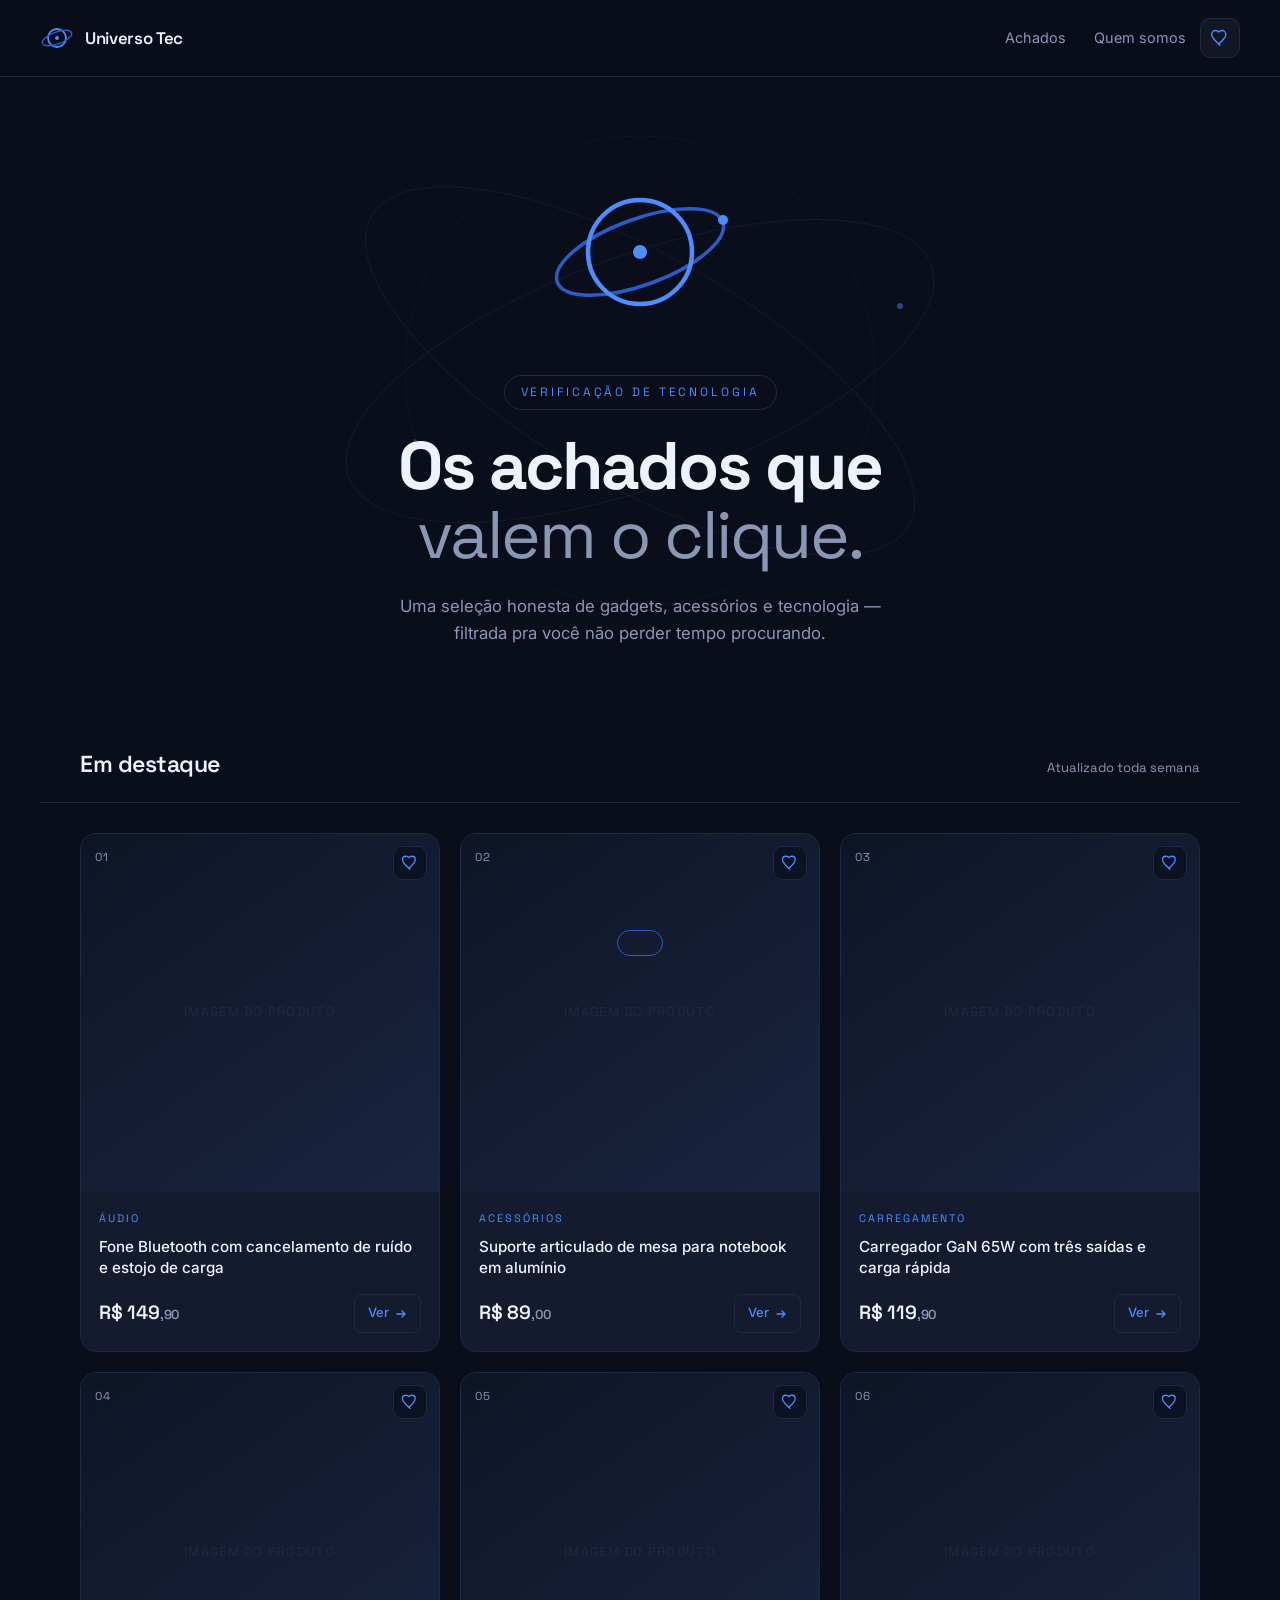
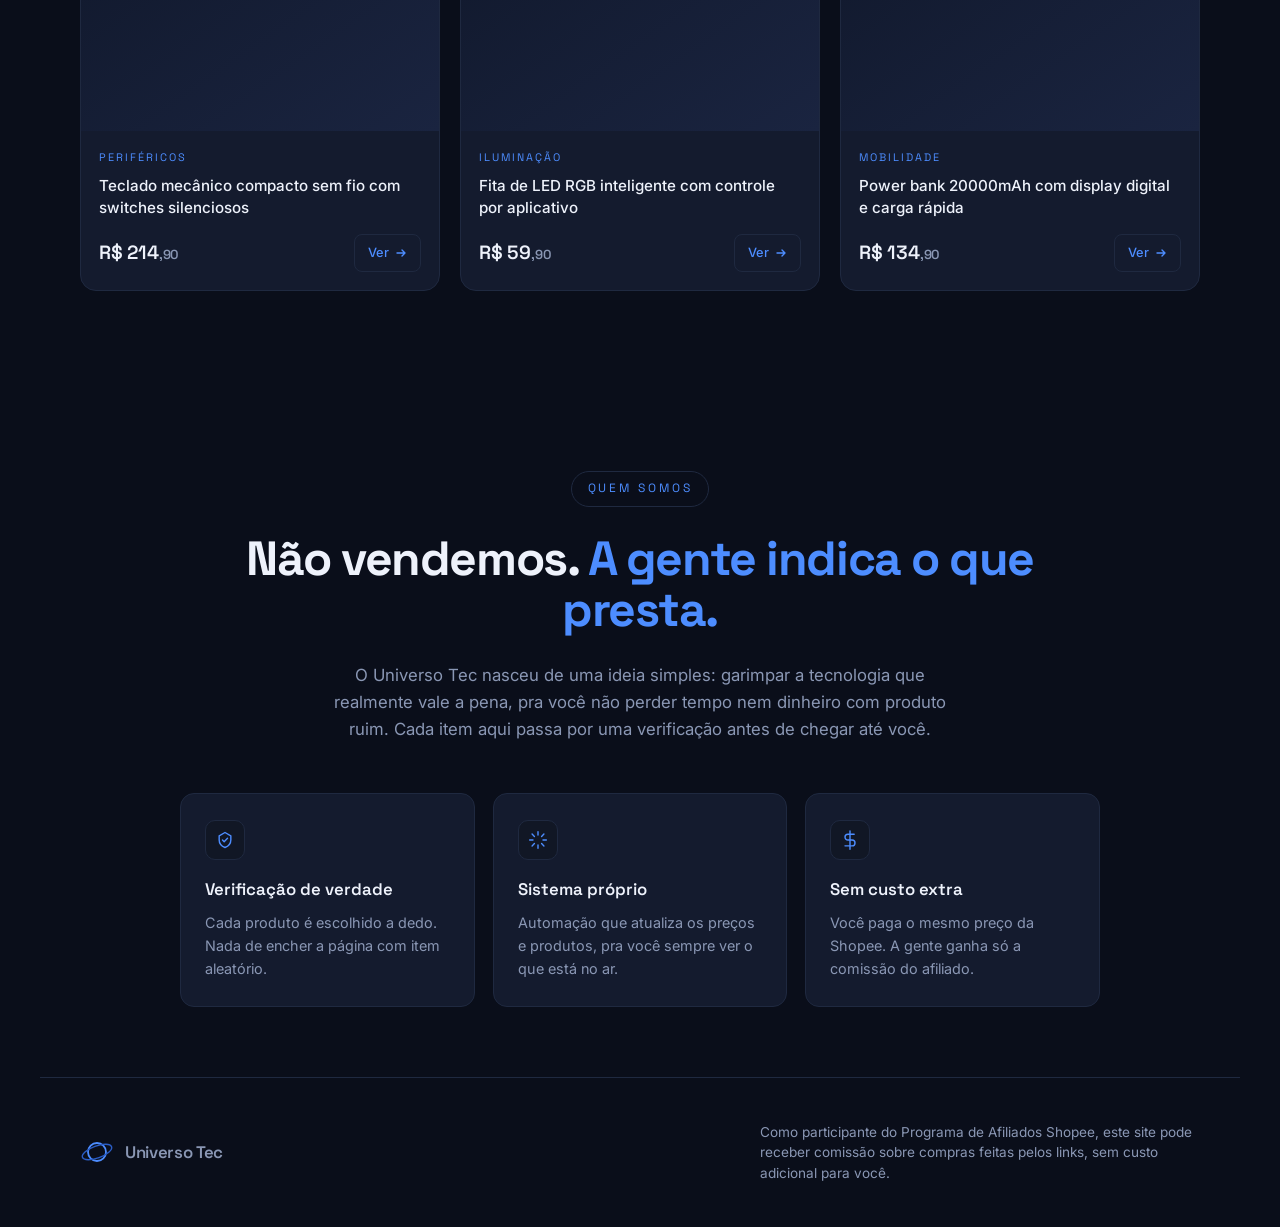
<file: dados/Untitled-1.html>
<!DOCTYPE html>
<html lang="pt-BR">
<head>
<meta charset="UTF-8">
<meta name="viewport" content="width=device-width, initial-scale=1.0">
<title>Universo Tec — Verificação de Tecnologia</title>
<link rel="preconnect" href="https://fonts.googleapis.com">
<link rel="preconnect" href="https://fonts.gstatic.com" crossorigin>
<link href="https://fonts.googleapis.com/css2?family=Space+Grotesk:wght@400;500;600;700&family=Inter:wght@400;500;600&display=swap" rel="stylesheet">
<style>
  :root {
    --bg: #0a0e1a; --bg-soft: #111725; --card: #141b2e; --line: #1f2940;
    --ink: #eef2fb; --ink-dim: #8a97b4; --accent: #4d8dff; --accent-soft: #2a5cc4;
    --glow: rgba(77, 141, 255, 0.15);
  }
  * { margin: 0; padding: 0; box-sizing: border-box; }
  html { scroll-behavior: smooth; }
  body { background: var(--bg); color: var(--ink); font-family: 'Inter', sans-serif;
    -webkit-font-smoothing: antialiased; line-height: 1.6; overflow-x: hidden; }
  ::selection { background: var(--accent); color: #fff; }

  .topbar { display: flex; justify-content: space-between; align-items: center;
    padding: 18px 40px; border-bottom: 1px solid var(--line); position: sticky; top: 0;
    background: rgba(10,14,26,0.85); backdrop-filter: blur(12px); z-index: 50; }
  .brand { display: flex; align-items: center; gap: 11px; font-family: 'Space Grotesk', sans-serif;
    font-weight: 600; font-size: 1.05rem; letter-spacing: -0.02em; }
  .brand-mark { width: 34px; height: 34px; }
  .header-actions { display: flex; align-items: center; gap: 14px; }
  .nav { display: flex; gap: 28px; font-size: 0.9rem; color: var(--ink-dim); }
  .nav a { color: var(--ink-dim); text-decoration: none; transition: color 0.2s; }
  .nav a:hover { color: var(--ink); }

  .fav-btn { display: inline-flex; align-items: center; justify-content: center;
    width: 40px; height: 40px; border: 1px solid var(--line); border-radius: 10px;
    background: var(--bg-soft); cursor: pointer; transition: border-color 0.2s; position: relative; }
  .fav-btn:hover { border-color: var(--accent-soft); }
  .fav-btn svg { width: 20px; height: 20px; }
  .fav-count { position: absolute; top: -7px; right: -7px; min-width: 18px; height: 18px;
    background: var(--accent); color: #fff; border-radius: 9px; font-size: 0.68rem; font-weight: 600;
    display: none; align-items: center; justify-content: center; padding: 0 5px; font-family: 'Space Grotesk', sans-serif; }
  .fav-count.show { display: flex; }

  .hero { position: relative; padding: 80px 40px 70px; text-align: center; overflow: hidden; }
  .hero-orbit-bg { position: absolute; top: 46%; left: 50%; transform: translate(-50%,-50%);
    width: 640px; height: 640px; max-width: 92vw; max-height: 92vw; opacity: 0.45; pointer-events: none; }
  .hero-logo { position: relative; width: 190px; height: 190px; margin: 0 auto 28px;
    display: flex; align-items: center; justify-content: center; }
  .eyebrow { display: inline-block; font-family: 'Space Grotesk', sans-serif; font-size: 0.75rem;
    letter-spacing: 0.24em; text-transform: uppercase; color: var(--accent); margin-bottom: 22px;
    padding: 7px 16px; border: 1px solid var(--line); border-radius: 100px; position: relative; }
  .hero h1 { font-family: 'Space Grotesk', sans-serif; font-size: clamp(2.4rem, 5.5vw, 4.2rem);
    font-weight: 700; line-height: 1.03; letter-spacing: -0.03em; margin-bottom: 22px; position: relative; }
  .hero h1 .thin { color: var(--ink-dim); font-weight: 400; }
  .hero p { max-width: 520px; margin: 0 auto; color: var(--ink-dim); font-size: 1.05rem; position: relative; }

  .section-head { display: flex; align-items: baseline; justify-content: space-between; padding: 0 40px;
    max-width: 1200px; margin: 30px auto 30px; border-bottom: 1px solid var(--line); padding-bottom: 18px; }
  .section-head h2 { font-family: 'Space Grotesk', sans-serif; font-size: 1.45rem; font-weight: 600; letter-spacing: -0.02em; }
  .section-head .count { font-family: 'Space Grotesk', sans-serif; font-size: 0.82rem; color: var(--ink-dim); }

  .grid { display: grid; grid-template-columns: repeat(auto-fill, minmax(270px, 1fr)); gap: 20px;
    max-width: 1200px; margin: 0 auto; padding: 0 40px 90px; }
  .card { position: relative; background: var(--card); border: 1px solid var(--line); border-radius: 16px;
    overflow: hidden; transition: transform 0.35s cubic-bezier(0.2,0.7,0.2,1), border-color 0.35s, box-shadow 0.35s; }
  .card:hover { transform: translateY(-6px); border-color: var(--accent-soft); box-shadow: 0 20px 50px -20px var(--glow); }
  .card-index { position: absolute; top: 14px; left: 14px; font-family: 'Space Grotesk', sans-serif;
    font-size: 0.72rem; color: var(--ink-dim); letter-spacing: 0.1em; z-index: 2; }

  .card-fav { position: absolute; top: 12px; right: 12px; z-index: 3; width: 34px; height: 34px;
    border-radius: 9px; background: rgba(10,14,26,0.6); backdrop-filter: blur(4px); border: 1px solid var(--line);
    cursor: pointer; display: flex; align-items: center; justify-content: center; transition: border-color 0.2s, background 0.2s; }
  .card-fav:hover { border-color: var(--accent); }
  .card-fav svg { width: 18px; height: 18px; transition: transform 0.2s; }
  .card-fav:active svg { transform: scale(0.8); }
  .card-fav .heart-fill { fill: var(--accent); opacity: 0; transition: opacity 0.2s; }
  .card-fav.active .heart-fill { opacity: 1; }
  .card-fav.active { border-color: var(--accent); }

  .card-img { aspect-ratio: 1/1; background: linear-gradient(145deg, #0e1526, #1a2440);
    display: flex; align-items: center; justify-content: center; }
  .card-img img { width: 100%; height: 100%; object-fit: cover; }
  .card-img .placeholder { color: var(--line); font-family: 'Space Grotesk', sans-serif; font-size: 0.8rem; letter-spacing: 0.1em; }
  .card-body { padding: 18px; }
  .card-cat { font-family: 'Space Grotesk', sans-serif; font-size: 0.68rem; letter-spacing: 0.18em;
    text-transform: uppercase; color: var(--accent); margin-bottom: 9px; }
  .card-name { font-size: 0.95rem; font-weight: 500; line-height: 1.4; margin-bottom: 16px;
    display: -webkit-box; -webkit-line-clamp: 2; -webkit-box-orient: vertical; overflow: hidden; min-height: 2.7em; }
  .card-foot { display: flex; align-items: center; justify-content: space-between; }
  .card-price { font-family: 'Space Grotesk', sans-serif; font-size: 1.2rem; font-weight: 600; letter-spacing: -0.01em; }
  .card-price .cents { font-size: 0.82rem; color: var(--ink-dim); }
  .card-link { display: inline-flex; align-items: center; gap: 6px; font-size: 0.8rem; font-weight: 500;
    color: var(--accent); text-decoration: none; padding: 8px 13px; border: 1px solid var(--line);
    border-radius: 8px; transition: background 0.25s, border-color 0.25s; }
  .card-link:hover { background: var(--accent); border-color: var(--accent); color: #fff; }
  .card-link svg { transition: transform 0.25s; }
  .card-link:hover svg { transform: translateX(3px); }

  .about { max-width: 1000px; margin: 20px auto 0; padding: 70px 40px; text-align: center; }
  .about .eyebrow { margin-bottom: 26px; }
  .about h2 { font-family: 'Space Grotesk', sans-serif; font-size: clamp(1.9rem, 4.5vw, 3rem);
    font-weight: 700; line-height: 1.08; letter-spacing: -0.03em; margin-bottom: 26px; }
  .about h2 .accent { color: var(--accent); }
  .about > p { max-width: 620px; margin: 0 auto 50px; color: var(--ink-dim); font-size: 1.05rem; }
  .pillars { display: grid; grid-template-columns: repeat(auto-fit, minmax(240px, 1fr)); gap: 18px; text-align: left; }
  .pillar { background: var(--card); border: 1px solid var(--line); border-radius: 14px; padding: 26px 24px; transition: border-color 0.3s; }
  .pillar:hover { border-color: var(--accent-soft); }
  .pillar-icon { width: 40px; height: 40px; border-radius: 10px; background: var(--bg-soft);
    border: 1px solid var(--line); display: flex; align-items: center; justify-content: center; margin-bottom: 16px; }
  .pillar-icon svg { width: 20px; height: 20px; stroke: var(--accent); }
  .pillar h3 { font-family: 'Space Grotesk', sans-serif; font-size: 1.05rem; font-weight: 600; margin-bottom: 8px; }
  .pillar p { color: var(--ink-dim); font-size: 0.9rem; }

  footer { border-top: 1px solid var(--line); padding: 44px 40px; max-width: 1200px; margin: 0 auto;
    display: flex; flex-wrap: wrap; gap: 20px; justify-content: space-between; align-items: center; color: var(--ink-dim); font-size: 0.85rem; }
  footer .disclosure { max-width: 440px; line-height: 1.5; }

  .toast { position: fixed; bottom: 24px; left: 50%; transform: translateX(-50%) translateY(80px);
    background: var(--card); border: 1px solid var(--accent-soft); color: var(--ink); padding: 12px 22px;
    border-radius: 100px; font-size: 0.88rem; z-index: 100; transition: transform 0.35s cubic-bezier(0.2,0.7,0.2,1);
    box-shadow: 0 12px 40px -12px var(--glow); }
  .toast.show { transform: translateX(-50%) translateY(0); }

  @media (max-width: 640px) {
    .topbar { padding: 14px 18px; } .nav { display: none; }
    .hero { padding: 50px 20px 50px; } .hero-logo { width: 150px; height: 150px; }
    .section-head, .grid, .about { padding-left: 20px; padding-right: 20px; }
    footer { padding: 36px 20px; }
  }
  @media (prefers-reduced-motion: reduce) { * { transition: none !important; } html { scroll-behavior: auto; } }
</style>
</head>
<body>

  <header class="topbar">
    <div class="brand">
      <svg class="brand-mark" viewBox="0 0 34 34" fill="none">
        <circle cx="17" cy="17" r="9" stroke="#4d8dff" stroke-width="1.8"/>
        <ellipse cx="17" cy="17" rx="15.5" ry="6" stroke="#2a5cc4" stroke-width="1.4" transform="rotate(-20 17 17)"/>
        <circle cx="17" cy="17" r="2" fill="#4d8dff"/>
      </svg>
      Universo Tec
    </div>
    <div class="header-actions">
      <nav class="nav">
        <a href="#achados">Achados</a>
        <a href="#quem-somos">Quem somos</a>
      </nav>
      <button class="fav-btn" id="favBtn" title="Meus favoritos" onclick="scrollToFavs()">
        <svg viewBox="0 0 24 24" fill="none">
          <path d="M12 20.5l-1.4-1.27C5.4 14.55 2 11.47 2 7.7 2 5.1 4.02 3 6.6 3c1.54 0 3.02.72 3.9 1.86C11.38 3.72 12.86 3 14.4 3 16.98 3 19 5.1 19 7.7c0 3.77-3.4 6.85-8.6 11.53L12 20.5z"
            stroke="#4d8dff" stroke-width="1.7" stroke-linejoin="round"/>
        </svg>
        <span class="fav-count" id="favCount">0</span>
      </button>
    </div>
  </header>

  <section class="hero">
    <svg class="hero-orbit-bg" viewBox="0 0 640 640" fill="none">
      <ellipse cx="320" cy="320" rx="310" ry="115" stroke="#1f2940" stroke-width="1" transform="rotate(-20 320 320)"/>
      <ellipse cx="320" cy="320" rx="310" ry="115" stroke="#1f2940" stroke-width="1" transform="rotate(30 320 320)"/>
      <ellipse cx="320" cy="320" rx="235" ry="235" stroke="#151d31" stroke-width="1"/>
      <circle cx="580" cy="255" r="3" fill="#4d8dff"/>
      <circle cx="95" cy="390" r="2" fill="#2a5cc4"/>
    </svg>

    <div class="hero-logo">
      <svg viewBox="0 0 190 190" fill="none">
        <ellipse cx="95" cy="95" rx="88" ry="33" fill="none" stroke="#2a5cc4" stroke-width="3.5" transform="rotate(-20 95 95)"/>
        <circle cx="178" cy="63" r="5" fill="#4d8dff"/>
        <circle cx="95" cy="95" r="52" fill="none" stroke="#4d8dff" stroke-width="4.5"/>
        <circle cx="95" cy="95" r="7" fill="#4d8dff"/>
      </svg>
    </div>

    <div class="eyebrow">Verificação de tecnologia</div>
    <h1>Os achados que <br><span class="thin">valem o clique.</span></h1>
    <p>Uma seleção honesta de gadgets, acessórios e tecnologia — filtrada pra você não perder tempo procurando.</p>
  </section>

  <div class="section-head" id="achados">
    <h2>Em destaque</h2>
    <span class="count">Atualizado toda semana</span>
  </div>

  <main class="grid" id="produtos"></main>

  <section class="about" id="quem-somos">
    <div class="eyebrow">Quem somos</div>
    <h2>Não vendemos. <span class="accent">A gente indica o que presta.</span></h2>
    <p>O Universo Tec nasceu de uma ideia simples: garimpar a tecnologia que realmente vale a pena, pra você não perder tempo nem dinheiro com produto ruim. Cada item aqui passa por uma verificação antes de chegar até você.</p>
    <div class="pillars">
      <div class="pillar">
        <div class="pillar-icon">
          <svg viewBox="0 0 24 24" fill="none"><path d="M9 12l2 2 4-4M12 3l7 4v5c0 4.5-3 7.5-7 9-4-1.5-7-4.5-7-9V7l7-4z" stroke-width="1.7" stroke-linecap="round" stroke-linejoin="round"/></svg>
        </div>
        <h3>Verificação de verdade</h3>
        <p>Cada produto é escolhido a dedo. Nada de encher a página com item aleatório.</p>
      </div>
      <div class="pillar">
        <div class="pillar-icon">
          <svg viewBox="0 0 24 24" fill="none"><path d="M12 2v4M12 18v4M4.9 4.9l2.8 2.8M16.3 16.3l2.8 2.8M2 12h4M18 12h4M4.9 19.1l2.8-2.8M16.3 7.7l2.8-2.8" stroke-width="1.7" stroke-linecap="round"/></svg>
        </div>
        <h3>Sistema próprio</h3>
        <p>Automação que atualiza os preços e produtos, pra você sempre ver o que está no ar.</p>
      </div>
      <div class="pillar">
        <div class="pillar-icon">
          <svg viewBox="0 0 24 24" fill="none"><path d="M12 1v22M17 5H9.5a3.5 3.5 0 000 7h5a3.5 3.5 0 010 7H6" stroke-width="1.7" stroke-linecap="round" stroke-linejoin="round"/></svg>
        </div>
        <h3>Sem custo extra</h3>
        <p>Você paga o mesmo preço da Shopee. A gente ganha só a comissão do afiliado.</p>
      </div>
    </div>
  </section>

  <footer>
    <div class="brand">
      <svg class="brand-mark" viewBox="0 0 34 34" fill="none">
        <circle cx="17" cy="17" r="9" stroke="#4d8dff" stroke-width="1.8"/>
        <ellipse cx="17" cy="17" rx="15.5" ry="6" stroke="#2a5cc4" stroke-width="1.4" transform="rotate(-20 17 17)"/>
      </svg>
      Universo Tec
    </div>
    <p class="disclosure">Como participante do Programa de Afiliados Shopee, este site pode receber comissão sobre compras feitas pelos links, sem custo adicional para você.</p>
  </footer>

  <div class="toast" id="toast"></div>

<script>
  const produtos = [
    { cat: "Áudio", nome: "Fone Bluetooth com cancelamento de ruído e estojo de carga", preco: "149", cents: "90" },
    { cat: "Acessórios", nome: "Suporte articulado de mesa para notebook em alumínio", preco: "89", cents: "00" },
    { cat: "Carregamento", nome: "Carregador GaN 65W com três saídas e carga rápida", preco: "119", cents: "90" },
    { cat: "Periféricos", nome: "Teclado mecânico compacto sem fio com switches silenciosos", preco: "214", cents: "90" },
    { cat: "Iluminação", nome: "Fita de LED RGB inteligente com controle por aplicativo", preco: "59", cents: "90" },
    { cat: "Mobilidade", nome: "Power bank 20000mAh com display digital e carga rápida", preco: "134", cents: "90" },
  ];
  const favoritos = new Set();
  function heartSVG() {
    return `<svg viewBox="0 0 24 24" fill="none">
      <path class="heart-fill" d="M12 20.5l-1.4-1.27C5.4 14.55 2 11.47 2 7.7 2 5.1 4.02 3 6.6 3c1.54 0 3.02.72 3.9 1.86C11.38 3.72 12.86 3 14.4 3 16.98 3 19 5.1 19 7.7c0 3.77-3.4 6.85-8.6 11.53L12 20.5z"/>
      <path d="M12 20.5l-1.4-1.27C5.4 14.55 2 11.47 2 7.7 2 5.1 4.02 3 6.6 3c1.54 0 3.02.72 3.9 1.86C11.38 3.72 12.86 3 14.4 3 16.98 3 19 5.1 19 7.7c0 3.77-3.4 6.85-8.6 11.53L12 20.5z"
        stroke="#4d8dff" stroke-width="1.7" stroke-linejoin="round"/></svg>`;
  }
  function render() {
    const grid = document.getElementById('produtos');
    grid.innerHTML = produtos.map((p, i) => `
      <article class="card">
        <span class="card-index">${String(i+1).padStart(2,'0')}</span>
        <button class="card-fav" data-id="${i}" title="Favoritar" aria-label="Favoritar">${heartSVG()}</button>
        <div class="card-img"><span class="placeholder">IMAGEM DO PRODUTO</span></div>
        <div class="card-body">
          <div class="card-cat">${p.cat}</div>
          <h3 class="card-name">${p.nome}</h3>
          <div class="card-foot">
            <div class="card-price">R$ ${p.preco}<span class="cents">,${p.cents}</span></div>
            <a class="card-link" href="#">Ver
              <svg width="12" height="12" viewBox="0 0 12 12" fill="none"><path d="M2 6h8M7 3l3 3-3 3" stroke="currentColor" stroke-width="1.4" stroke-linecap="round" stroke-linejoin="round"/></svg>
            </a>
          </div>
        </div>
      </article>`).join('');
    document.querySelectorAll('.card-fav').forEach(btn => btn.addEventListener('click', () => toggleFav(btn)));
  }
  function toggleFav(btn) {
    const id = btn.dataset.id;
    if (favoritos.has(id)) { favoritos.delete(id); btn.classList.remove('active'); showToast('Removido dos favoritos'); }
    else { favoritos.add(id); btn.classList.add('active'); showToast('Adicionado aos favoritos'); }
    const count = document.getElementById('favCount');
    count.textContent = favoritos.size;
    count.classList.toggle('show', favoritos.size > 0);
  }
  let toastTimer;
  function showToast(msg) {
    const t = document.getElementById('toast');
    t.textContent = msg; t.classList.add('show');
    clearTimeout(toastTimer); toastTimer = setTimeout(() => t.classList.remove('show'), 1800);
  }
  function scrollToFavs() {
    if (favoritos.size === 0) { showToast('Você ainda não favoritou nada'); return; }
    const first = document.querySelector('.card-fav.active');
    if (first) first.closest('.card').scrollIntoView({ behavior: 'smooth', block: 'center' });
  }
  render();
</script>
</body>
</html>
</file>
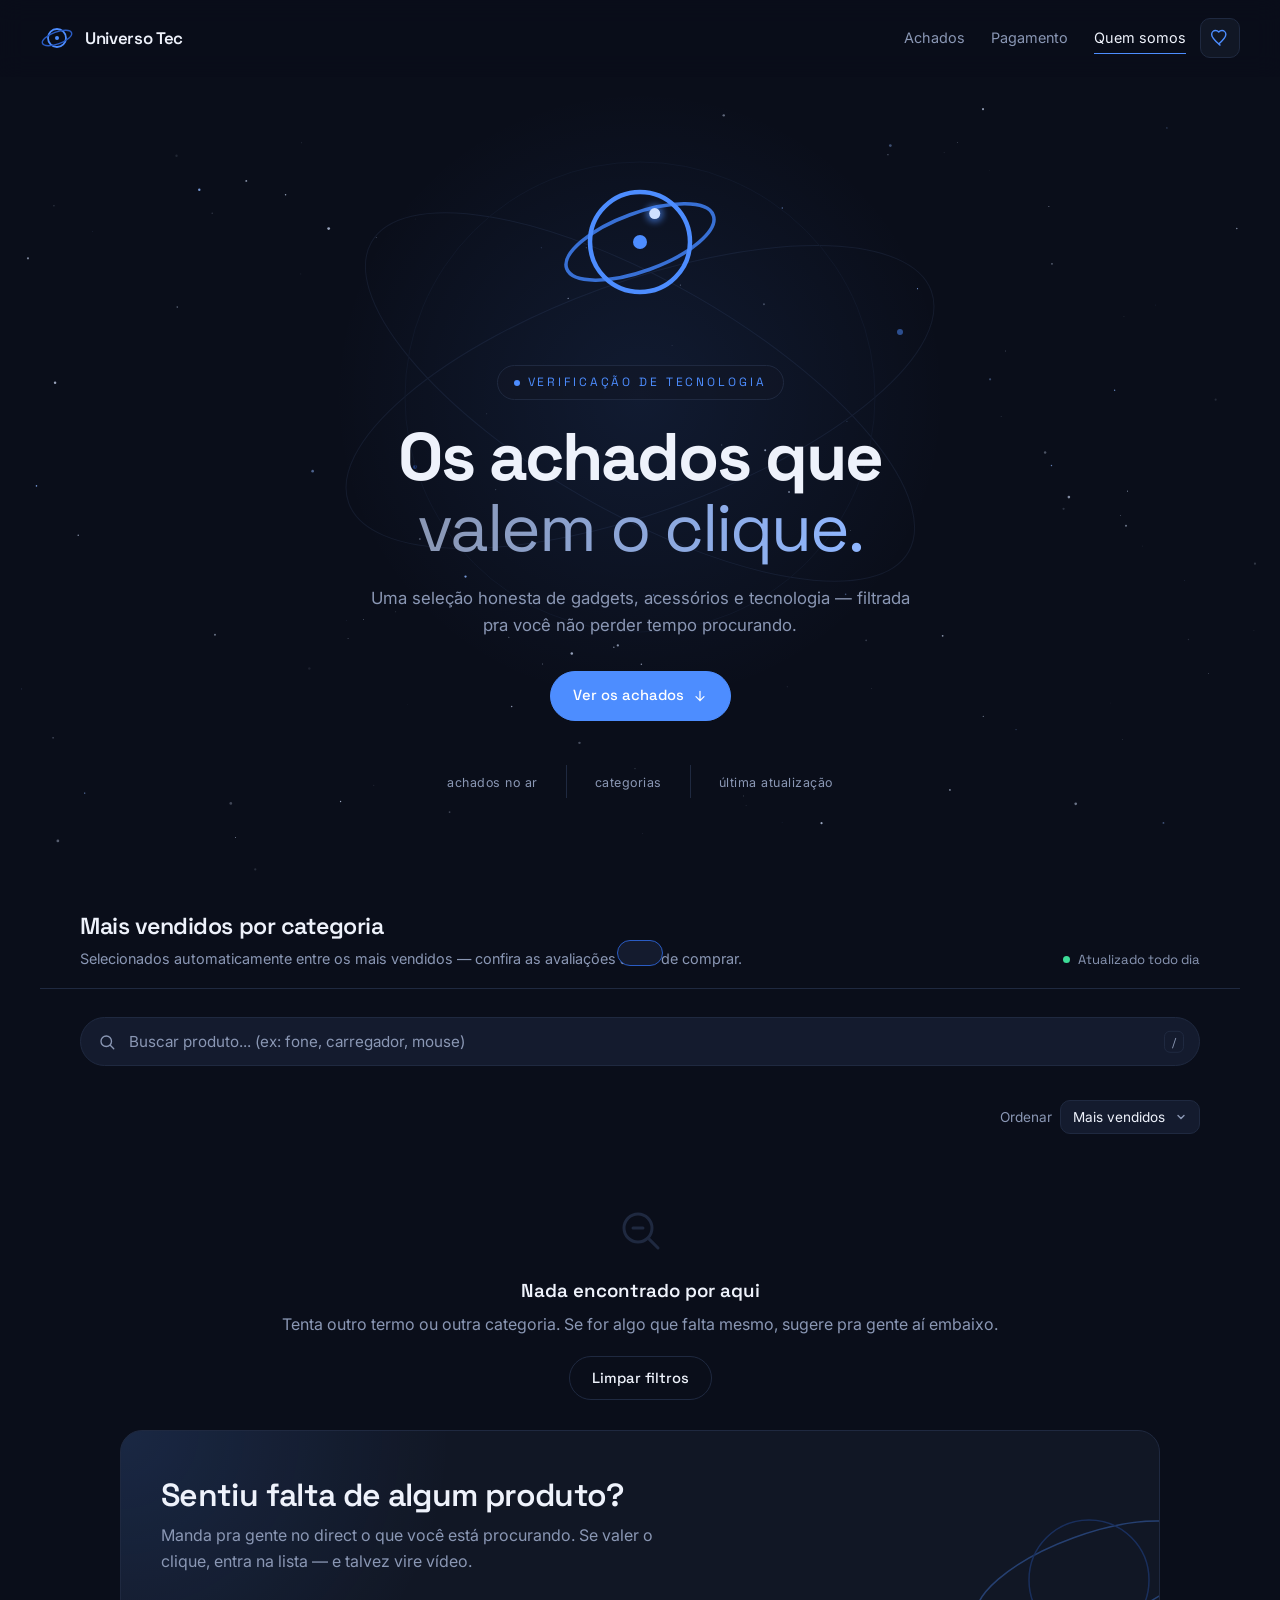
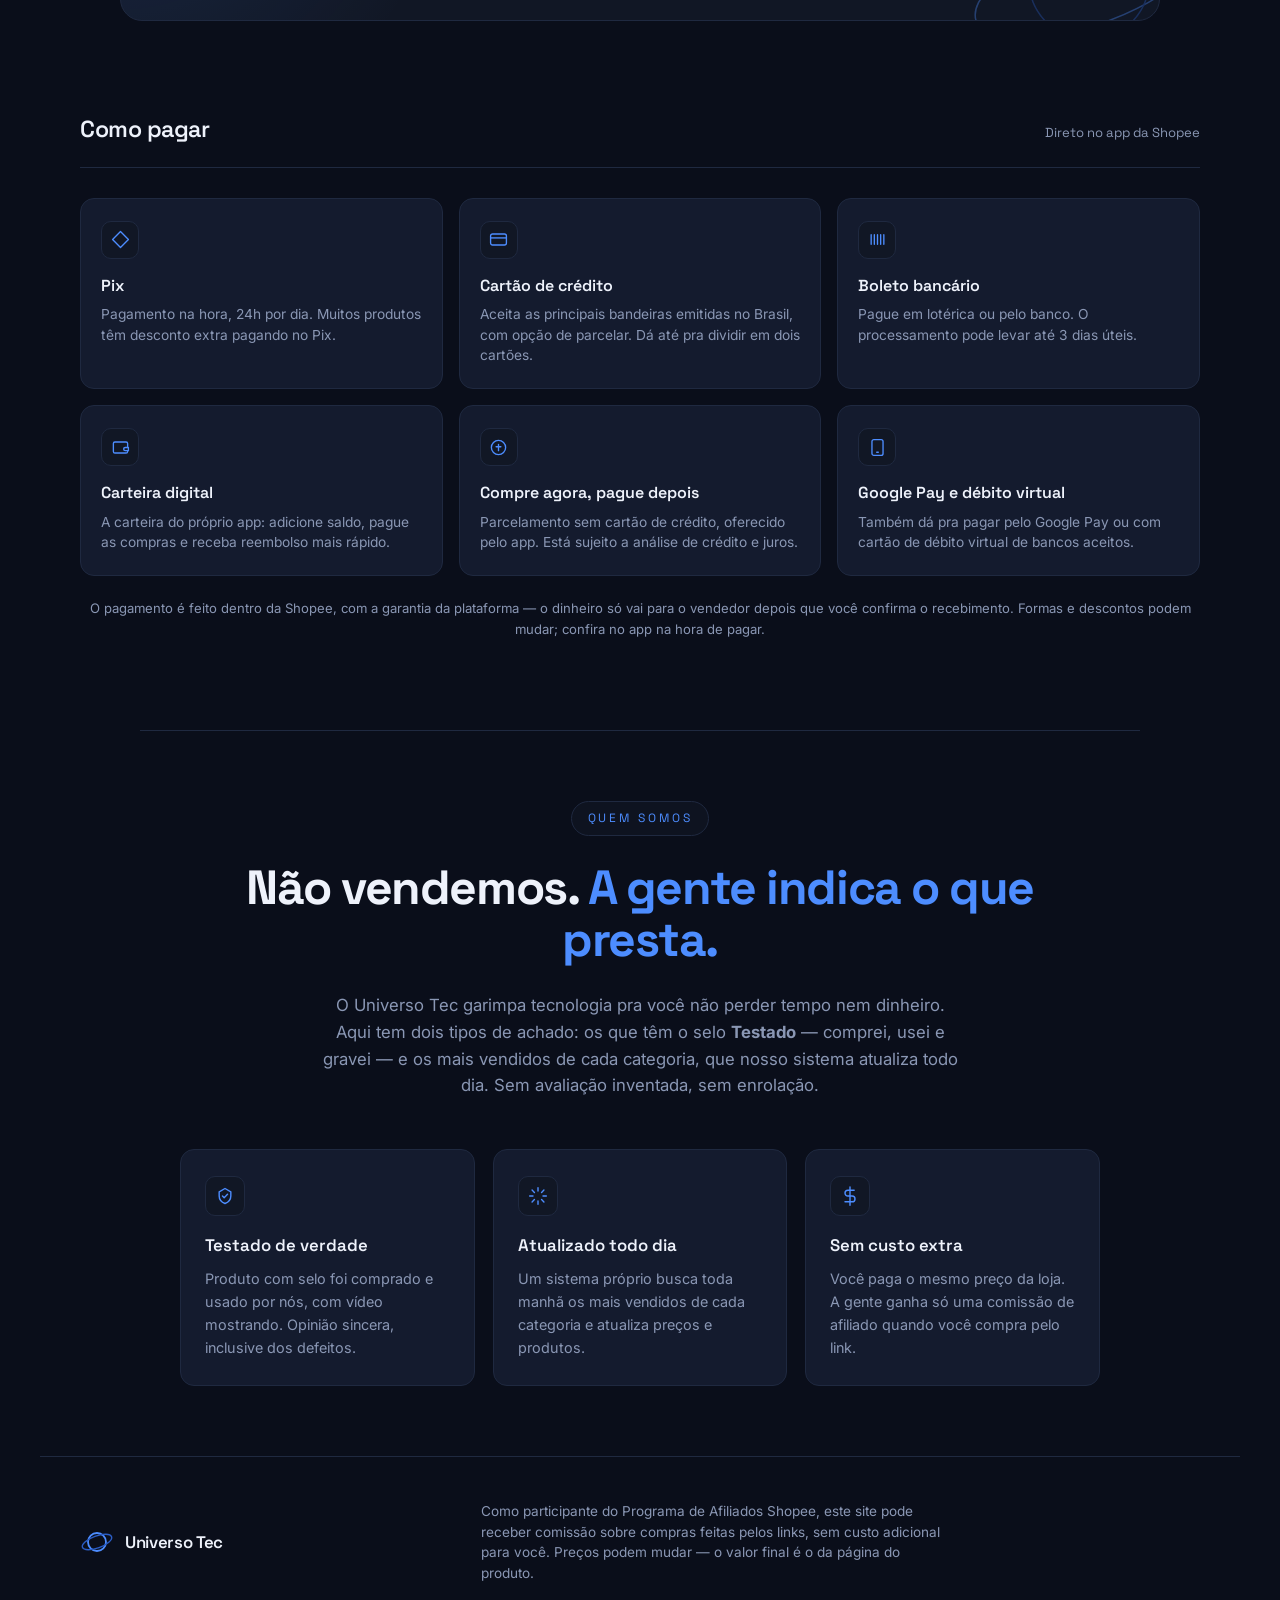
<file: scripts/template.html>
<!DOCTYPE html>
<html lang="pt-BR">
<head>
<meta charset="UTF-8">
<meta name="viewport" content="width=device-width, initial-scale=1.0">
<title>Universo Tec — Os achados de tecnologia que valem o clique</title>
<meta name="description" content="Curadoria honesta de tecnologia: fones, mouses, teclados, cabos, carregadores e setup. Produtos testados e os mais vendidos de cada categoria, atualizados todo dia.">
<meta name="theme-color" content="#0a0e1a">
<meta property="og:type" content="website">
<meta property="og:site_name" content="Universo Tec">
<meta property="og:title" content="Universo Tec — Os achados que valem o clique">
<meta property="og:description" content="Tecnologia filtrada pra você não perder tempo: produtos testados e os mais vendidos de cada categoria, atualizados todo dia.">
<meta property="og:url" content="https://universotecshop.github.io/uni-tec-shop/">
<meta property="og:image" content="https://universotecshop.github.io/uni-tec-shop/site/assets/mousepad-oriental.jpg">
<meta name="twitter:card" content="summary_large_image">
<link rel="icon" type="image/svg+xml" href="data:image/svg+xml,%3Csvg xmlns='http://www.w3.org/2000/svg' viewBox='0 0 34 34'%3E%3Crect width='34' height='34' rx='7' fill='%230a0e1a'/%3E%3Cellipse cx='17' cy='17' rx='14' ry='5.4' fill='none' stroke='%232a5cc4' stroke-width='1.6' transform='rotate(-20 17 17)'/%3E%3Ccircle cx='17' cy='17' r='8' fill='none' stroke='%234d8dff' stroke-width='2'/%3E%3Ccircle cx='17' cy='17' r='2' fill='%234d8dff'/%3E%3C/svg%3E">
<link rel="preconnect" href="https://fonts.googleapis.com">
<link rel="preconnect" href="https://fonts.gstatic.com" crossorigin>
<link rel="preconnect" href="https://cf.shopee.com.br">
<link href="https://fonts.googleapis.com/css2?family=Space+Grotesk:wght@400;500;600;700&family=Inter:wght@400;500;600&display=swap" rel="stylesheet">
<style>
  :root {
    --bg: #0a0e1a; --bg-soft: #111725; --card: #141b2e; --line: #1f2940;
    --ink: #eef2fb; --ink-dim: #8a97b4; --accent: #4d8dff; --accent-soft: #2a5cc4;
    --accent-light: #8fb6ff;
    --glow: rgba(77, 141, 255, 0.15);
    --ease: cubic-bezier(0.2, 0.7, 0.2, 1);
    --ease-mola: cubic-bezier(0.34, 1.56, 0.64, 1);
  }
  * { margin: 0; padding: 0; box-sizing: border-box; }
  html { scroll-behavior: smooth; scroll-padding-top: 80px; }
  body { background: var(--bg); color: var(--ink); font-family: 'Inter', sans-serif;
    -webkit-font-smoothing: antialiased; line-height: 1.6; overflow-x: hidden; }
  body.modal-aberto { overflow: hidden; }
  ::selection { background: var(--accent); color: #fff; }
  a { color: inherit; }
  :focus-visible { outline: 2px solid var(--accent); outline-offset: 3px; border-radius: 6px; }
  .sr-only { position: absolute; width: 1px; height: 1px; overflow: hidden; clip: rect(0 0 0 0); white-space: nowrap; }

  /* ---------- BARRA DE PROGRESSO DE ROLAGEM ---------- */
  .progresso { position: fixed; top: 0; left: 0; height: 2px; width: 100%; z-index: 60;
    background: linear-gradient(90deg, var(--accent-soft), var(--accent), var(--accent-light));
    transform-origin: 0 50%; transform: scaleX(0); pointer-events: none; }

  /* ---------- HEADER ---------- */
  .topbar { display: flex; justify-content: space-between; align-items: center;
    padding: 18px 40px; border-bottom: 1px solid transparent; position: sticky; top: 0;
    background: rgba(10,14,26,0.55); backdrop-filter: blur(12px); -webkit-backdrop-filter: blur(12px);
    z-index: 50; transition: padding 0.3s var(--ease), background 0.3s, border-color 0.3s; }
  .topbar.rolado { padding-top: 12px; padding-bottom: 12px; background: rgba(10,14,26,0.88); border-color: var(--line); }
  .brand { display: flex; align-items: center; gap: 11px; font-family: 'Space Grotesk', sans-serif;
    font-weight: 600; font-size: 1.05rem; letter-spacing: -0.02em; text-decoration: none; color: var(--ink); }
  .brand-mark { width: 34px; height: 34px; transition: transform 0.6s var(--ease); }
  .brand:hover .brand-mark { transform: rotate(160deg); }
  .header-actions { display: flex; align-items: center; gap: 14px; }
  .nav { display: flex; gap: 26px; font-size: 0.9rem; }
  .nav a { color: var(--ink-dim); text-decoration: none; transition: color 0.2s; position: relative; }
  .nav a::after { content: ''; position: absolute; left: 0; right: 0; bottom: -4px; height: 1px;
    background: var(--accent); transform: scaleX(0); transition: transform 0.3s var(--ease); }
  .nav a:hover, .nav a.atual { color: var(--ink); }
  .nav a:hover::after, .nav a.atual::after { transform: scaleX(1); }

  .fav-btn { display: inline-flex; align-items: center; justify-content: center;
    width: 40px; height: 40px; border: 1px solid var(--line); border-radius: 10px;
    background: var(--bg-soft); cursor: pointer; transition: border-color 0.2s, transform 0.2s; position: relative; }
  .fav-btn:hover { border-color: var(--accent); }
  .fav-btn.pulo { animation: pulo 0.5s var(--ease-mola); }
  .fav-btn svg { width: 20px; height: 20px; }
  .fav-count { position: absolute; top: -7px; right: -7px; min-width: 18px; height: 18px;
    background: var(--accent); color: #fff; border-radius: 9px; font-size: 0.68rem; font-weight: 600;
    display: none; align-items: center; justify-content: center; padding: 0 5px; font-family: 'Space Grotesk', sans-serif; }
  .fav-count.show { display: flex; }
  @keyframes pulo { 0% { transform: scale(1); } 40% { transform: scale(1.18); } 100% { transform: scale(1); } }

  /* ---------- HERO ---------- */
  .hero { position: relative; padding: 70px 40px 80px; text-align: center; overflow: hidden; }
  .estrelas { position: absolute; inset: 0; width: 100%; height: 100%; pointer-events: none; }
  .hero::after { content: ''; position: absolute; left: 50%; top: 40%; width: 700px; height: 700px; max-width: 120vw;
    transform: translate(-50%,-50%); background: radial-gradient(circle, rgba(77,141,255,0.10), transparent 62%);
    pointer-events: none; }
  .hero-orbit-bg { position: absolute; top: 40%; left: 50%; width: 640px; height: 640px;
    max-width: 92vw; max-height: 92vw; opacity: 0.5; pointer-events: none;
    transform: translate(-50%,-50%) translate(var(--px, 0px), var(--py, 0px)); transition: transform 0.6s var(--ease); }
  .hero-orbit-bg .giro { transform-origin: 320px 320px; animation: girar 90s linear infinite; }
  .hero-orbit-bg .giro-rev { transform-origin: 320px 320px; animation: girar 140s linear infinite reverse; }
  @keyframes girar { to { transform: rotate(360deg); } }

  .hero-logo { position: relative; z-index: 1; width: 190px; height: 190px; margin: 0 auto 28px;
    display: flex; align-items: center; justify-content: center;
    transform: translate(calc(var(--px, 0px) * -0.5), calc(var(--py, 0px) * -0.5)); transition: transform 0.6s var(--ease); }
  .hero-logo svg { animation: flutuar 5s ease-in-out infinite; overflow: visible; }
  @keyframes flutuar { 0%, 100% { transform: translateY(-8px); } 50% { transform: translateY(8px); } }
  /* o elétron é animado pelo <animateMotion> dentro do SVG.
     LIÇÃO: nunca animar opacidade do anel — ele some contra o fundo escuro. */
  .nucleo { animation: pulsar 2.4s ease-in-out infinite; transform-origin: 95px 95px; }
  @keyframes pulsar { 0%, 100% { opacity: 1; r: 7; } 50% { opacity: 0.6; r: 9; } }
  .eletron-rastro { filter: blur(3px); }

  .hero-conteudo { position: relative; z-index: 1; }
  .eyebrow { display: inline-flex; align-items: center; gap: 8px; font-family: 'Space Grotesk', sans-serif; font-size: 0.75rem;
    letter-spacing: 0.24em; text-transform: uppercase; color: var(--accent); margin-bottom: 22px;
    padding: 7px 16px; border: 1px solid var(--line); border-radius: 100px; position: relative; background: rgba(17,23,37,0.6); }
  .eyebrow .ponto { width: 6px; height: 6px; border-radius: 50%; background: var(--accent); box-shadow: 0 0 0 0 rgba(77,141,255,0.6);
    animation: ping 2s infinite; }
  @keyframes ping { 0% { box-shadow: 0 0 0 0 rgba(77,141,255,0.55); } 80%, 100% { box-shadow: 0 0 0 9px rgba(77,141,255,0); } }
  .hero h1 { font-family: 'Space Grotesk', sans-serif; font-size: clamp(2.4rem, 5.5vw, 4.2rem);
    font-weight: 700; line-height: 1.05; letter-spacing: -0.03em; margin-bottom: 22px; }
  .hero h1 .thin { font-weight: 400; background: linear-gradient(90deg, var(--ink-dim) 0%, var(--accent-light) 50%, var(--ink-dim) 100%);
    background-size: 200% 100%; -webkit-background-clip: text; background-clip: text; color: transparent;
    animation: brilho 6s ease-in-out infinite; }
  @keyframes brilho { 0%, 100% { background-position: 100% 0; } 50% { background-position: 0 0; } }
  .hero p.lead { max-width: 540px; margin: 0 auto; color: var(--ink-dim); font-size: 1.05rem; }

  .hero-ctas { display: flex; gap: 12px; justify-content: center; flex-wrap: wrap; margin-top: 32px; }
  .botao { display: inline-flex; align-items: center; gap: 8px; font-family: 'Space Grotesk', sans-serif; font-weight: 500;
    font-size: 0.92rem; color: #fff; background: var(--accent); border: 1px solid var(--accent);
    padding: 12px 22px; border-radius: 100px; text-decoration: none; cursor: pointer; position: relative; overflow: hidden;
    transition: transform 0.25s var(--ease), box-shadow 0.25s, background 0.25s, border-color 0.25s; }
  .botao svg { width: 16px; height: 16px; flex-shrink: 0; }
  .botao:hover { transform: translateY(-2px); box-shadow: 0 12px 30px -10px rgba(77,141,255,0.6); }
  .botao::before { content: ''; position: absolute; inset: 0; background: linear-gradient(110deg, transparent 30%, rgba(255,255,255,0.25) 50%, transparent 70%);
    transform: translateX(-100%); transition: transform 0.6s var(--ease); }
  .botao:hover::before { transform: translateX(100%); }
  .botao-ghost { background: transparent; color: var(--ink); border-color: var(--line); }
  .botao-ghost:hover { border-color: var(--accent); background: rgba(77,141,255,0.08); box-shadow: none; }

  .stats { display: flex; justify-content: center; gap: 0; margin-top: 44px; flex-wrap: wrap; }
  .stat { padding: 4px 28px; border-left: 1px solid var(--line); }
  .stat:first-child { border-left: none; }
  .stat strong { display: block; font-family: 'Space Grotesk', sans-serif; font-size: 1.6rem; font-weight: 600; letter-spacing: -0.02em; }
  .stat span { font-size: 0.78rem; color: var(--ink-dim); letter-spacing: 0.04em; }

  /* ---------- ANIMAÇÃO DE ENTRADA (reveal) ---------- */
  .reveal { opacity: 0; transform: translateY(24px); transition: opacity 0.7s var(--ease), transform 0.7s var(--ease); }
  .reveal.visivel { opacity: 1; transform: none; }
  .hero .entrar { animation: entrar 0.8s var(--ease) backwards; animation-delay: calc(var(--i) * 0.12s + 0.1s); }
  @keyframes entrar { from { opacity: 0; transform: translateY(18px); } }
  .hero-logo.entrar { animation-name: entrar-fade; }
  @keyframes entrar-fade { from { opacity: 0; } }
  /* itens com hover próprio mantêm a transição do reveal */
  .pag-item.reveal, .pillar.reveal, .destaque.reveal { transition: opacity 0.7s var(--ease), transform 0.5s var(--ease), border-color 0.3s; }

  /* ---------- SEÇÕES ---------- */
  .section-head { display: flex; align-items: flex-end; justify-content: space-between; gap: 16px;
    max-width: 1200px; margin: 30px auto 28px; padding: 0 40px 18px; border-bottom: 1px solid var(--line); }
  .section-head h2 { font-family: 'Space Grotesk', sans-serif; font-size: 1.45rem; font-weight: 600; letter-spacing: -0.02em; }
  .section-sub { color: var(--ink-dim); font-size: 0.9rem; margin-top: 2px; }
  .section-head .count { font-family: 'Space Grotesk', sans-serif; font-size: 0.82rem; color: var(--ink-dim);
    display: inline-flex; align-items: center; gap: 8px; white-space: nowrap; }
  .section-head .count .ponto { width: 7px; height: 7px; border-radius: 50%; background: #3ddc97; animation: ping-verde 2s infinite; }
  @keyframes ping-verde { 0% { box-shadow: 0 0 0 0 rgba(61,220,151,0.5); } 80%, 100% { box-shadow: 0 0 0 7px rgba(61,220,151,0); } }

  /* ---------- TESTADOS (destaque) ---------- */
  .testados { padding-top: 10px; }
  .destaques { max-width: 1200px; margin: 0 auto 70px; padding: 0 40px; display: grid; gap: 20px; }
  .destaque { display: grid; grid-template-columns: minmax(220px, 380px) 1fr; background: var(--card);
    border: 1px solid var(--line); border-radius: 20px; overflow: hidden; position: relative; isolation: isolate; }
  .destaque::before { content: ''; position: absolute; inset: -1px; border-radius: 20px; padding: 1px; z-index: -1;
    background: conic-gradient(from var(--ang, 0deg), transparent 0 70%, var(--accent) 85%, transparent 100%);
    -webkit-mask: linear-gradient(#000 0 0) content-box, linear-gradient(#000 0 0); -webkit-mask-composite: xor; mask-composite: exclude;
    animation: borda 6s linear infinite; }
  @property --ang { syntax: '<angle>'; initial-value: 0deg; inherits: false; }
  @keyframes borda { to { --ang: 360deg; } }
  .destaque-img { display: block; aspect-ratio: 1/1; background: linear-gradient(145deg, #0e1526, #1a2440); overflow: hidden; }
  .destaque-img img { width: 100%; height: 100%; object-fit: cover; transition: transform 0.8s var(--ease); }
  .destaque:hover .destaque-img img { transform: scale(1.05); }
  .destaque-body { padding: 34px 36px; display: flex; flex-direction: column; justify-content: center; }
  .destaque-body .selo-testado { position: static; align-self: flex-start; margin-bottom: 16px; }
  .destaque-body h3 { font-family: 'Space Grotesk', sans-serif; font-size: clamp(1.25rem, 2.4vw, 1.7rem); font-weight: 600;
    letter-spacing: -0.02em; line-height: 1.2; margin-bottom: 16px; }
  .destaque-nota { color: var(--ink-dim); font-size: 1rem; border-left: 2px solid var(--accent); padding-left: 16px; margin-bottom: 26px; font-style: italic; }
  .destaque-foot { display: flex; align-items: center; justify-content: space-between; gap: 18px; flex-wrap: wrap; }
  .destaque-preco { font-size: 1.8rem !important; }
  .destaque-botoes { display: flex; gap: 10px; flex-wrap: wrap; }

  button.destaque-img { border: 0; padding: 0; width: 100%; cursor: pointer; position: relative; font: inherit; }
  .play-badge { position: absolute; left: 50%; top: 50%; width: 74px; height: 74px; margin: -37px 0 0 -37px; border-radius: 50%;
    display: flex; align-items: center; justify-content: center; color: #fff; background: rgba(77,141,255,0.85);
    backdrop-filter: blur(6px); box-shadow: 0 0 0 0 rgba(77,141,255,0.6); animation: ping-play 2.2s infinite;
    transition: transform 0.35s var(--ease-mola); }
  .play-badge svg { width: 30px; height: 30px; margin-left: 4px; }
  .play-badge svg path { fill: #fff; }
  button.destaque-img:hover .play-badge { transform: scale(1.12); }
  @keyframes ping-play { 0% { box-shadow: 0 0 0 0 rgba(77,141,255,0.55); } 80%, 100% { box-shadow: 0 0 0 22px rgba(77,141,255,0); } }

  /* ---------- PLAYER DE VÍDEO ---------- */
  .player { position: fixed; inset: 0; z-index: 110; display: flex; align-items: center; justify-content: center; padding: 20px;
    background: rgba(5,8,15,0.88); backdrop-filter: blur(8px); opacity: 0; pointer-events: none; transition: opacity 0.3s; }
  .player.open { opacity: 1; pointer-events: auto; }
  .player-caixa { position: relative; height: min(86vh, 860px); aspect-ratio: 9/16; max-width: 100%; border-radius: 20px; overflow: hidden;
    background: #000; border: 1px solid var(--line); box-shadow: 0 30px 80px -20px rgba(77,141,255,0.35);
    transform: scale(0.92) translateY(20px); transition: transform 0.45s var(--ease-mola); }
  .player.open .player-caixa { transform: none; }
  .player video { width: 100%; height: 100%; object-fit: cover; display: block; background: #000; }
  .player-fechar { position: absolute; top: 12px; right: 12px; z-index: 2; width: 38px; height: 38px; border-radius: 50%;
    border: 1px solid rgba(255,255,255,0.2); background: rgba(10,14,26,0.6); backdrop-filter: blur(6px); cursor: pointer;
    display: flex; align-items: center; justify-content: center; transition: transform 0.3s var(--ease); }
  .player-fechar:hover { transform: rotate(90deg); }
  .player-fechar svg { width: 16px; height: 16px; stroke: #fff; }

  .selo-testado { position: absolute; top: 12px; left: 12px; z-index: 3; display: inline-flex; align-items: center; gap: 5px;
    font-family: 'Space Grotesk', sans-serif; font-size: 0.68rem; font-weight: 600; letter-spacing: 0.08em; text-transform: uppercase;
    color: #fff; background: var(--accent); padding: 5px 10px 5px 8px; border-radius: 100px;
    box-shadow: 0 6px 18px -6px rgba(77,141,255,0.8); }
  .selo-testado svg { width: 13px; height: 13px; }

  /* ---------- BARRA DE FILTROS ---------- */
  .filtros-barra { max-width: 1200px; margin: 0 auto 22px; padding: 0 40px; }
  .busca-wrap { position: relative; margin-bottom: 16px; }
  .busca { width: 100%; background: var(--card); border: 1px solid var(--line);
    border-radius: 100px; padding: 14px 80px 14px 48px; color: var(--ink);
    font-family: 'Inter', sans-serif; font-size: 0.95rem; transition: border-color 0.2s, box-shadow 0.3s; }
  .busca::placeholder { color: var(--ink-dim); }
  .busca:focus { outline: none; border-color: var(--accent); box-shadow: 0 0 0 4px rgba(77,141,255,0.12); }
  .busca-icon { position: absolute; left: 18px; top: 50%; transform: translateY(-50%);
    width: 18px; height: 18px; stroke: var(--ink-dim); fill: none; pointer-events: none; transition: stroke 0.2s; }
  .busca:focus ~ .busca-icon { stroke: var(--accent); }
  .busca-atalho { position: absolute; right: 16px; top: 50%; transform: translateY(-50%); font-family: 'Space Grotesk', sans-serif;
    font-size: 0.72rem; color: var(--ink-dim); border: 1px solid var(--line); border-radius: 6px; padding: 1px 7px; pointer-events: none; }
  .busca-limpar { position: absolute; right: 12px; top: 50%; transform: translateY(-50%);
    width: 30px; height: 30px; border-radius: 50%; border: none; background: transparent;
    cursor: pointer; display: none; align-items: center; justify-content: center; }
  .busca-limpar.mostrar { display: flex; }
  .busca-limpar.mostrar ~ .busca-atalho { display: none; }
  .busca-limpar svg { width: 15px; height: 15px; stroke: var(--ink-dim); }
  .busca-limpar:hover svg { stroke: var(--ink); }

  .filtros { display: flex; flex-wrap: wrap; gap: 9px; }
  .filtro { display: inline-flex; align-items: center; gap: 7px; white-space: nowrap;
    font-family: 'Space Grotesk', sans-serif; font-size: 0.84rem; font-weight: 500;
    color: var(--ink-dim); background: var(--card); border: 1px solid var(--line); border-radius: 100px;
    padding: 8px 15px; cursor: pointer; transition: color 0.2s, border-color 0.2s, background 0.25s, transform 0.2s; }
  .filtro:hover { color: var(--ink); border-color: var(--accent-soft); transform: translateY(-1px); }
  .filtro:active { transform: scale(0.96); }
  .filtro.ativo { color: #fff; background: var(--accent); border-color: var(--accent); box-shadow: 0 8px 22px -10px rgba(77,141,255,0.8); }
  .filtro svg { width: 16px; height: 16px; stroke: currentColor; fill: none; flex-shrink: 0; transition: transform 0.4s var(--ease-mola); }
  .filtro:hover svg, .filtro.ativo svg { transform: rotate(-8deg) scale(1.1); }
  .filtro-num { font-size: 0.7rem; color: var(--ink-dim); background: var(--bg); border-radius: 100px;
    padding: 1px 7px; min-width: 20px; text-align: center; transition: color 0.2s, background 0.2s; }
  .filtro.ativo .filtro-num { color: #fff; background: rgba(255,255,255,0.2); }

  .resultado-barra { display: flex; align-items: center; justify-content: space-between; gap: 12px; margin-top: 18px; flex-wrap: wrap; }
  .resultado-info { font-size: 0.85rem; color: var(--ink-dim); }
  .resultado-info strong { color: var(--ink); font-weight: 600; }
  .ordenar { display: inline-flex; align-items: center; gap: 8px; font-size: 0.85rem; color: var(--ink-dim); }
  .ordenar select { appearance: none; -webkit-appearance: none; background: var(--card) url("data:image/svg+xml,%3Csvg xmlns='http://www.w3.org/2000/svg' width='12' height='12' viewBox='0 0 12 12'%3E%3Cpath d='M3 4.5l3 3 3-3' stroke='%238a97b4' stroke-width='1.4' fill='none' stroke-linecap='round'/%3E%3C/svg%3E") no-repeat right 12px center;
    color: var(--ink); border: 1px solid var(--line); border-radius: 10px; padding: 8px 34px 8px 12px;
    font-family: 'Inter', sans-serif; font-size: 0.85rem; cursor: pointer; transition: border-color 0.2s; }
  .ordenar select:hover, .ordenar select:focus { border-color: var(--accent); outline: none; }

  /* ---------- GRID DE CARDS ---------- */
  .grid { display: grid; grid-template-columns: repeat(auto-fill, minmax(250px, 1fr)); gap: 20px;
    max-width: 1200px; margin: 0 auto; padding: 0 40px; }
  .card { position: relative; background: var(--card); border: 1px solid var(--line); border-radius: 16px;
    overflow: hidden; transform-style: preserve-3d;
    transition: transform 0.35s var(--ease), border-color 0.35s, box-shadow 0.35s; }
  .card:hover { border-color: var(--accent-soft); box-shadow: 0 22px 50px -22px var(--glow), 0 0 0 1px rgba(77,141,255,0.08); }
  .card::after { content: ''; position: absolute; inset: 0; pointer-events: none; border-radius: inherit; opacity: 0; transition: opacity 0.3s;
    background: radial-gradient(400px circle at var(--mx, 50%) var(--my, 0%), rgba(77,141,255,0.10), transparent 45%); }
  .card:hover::after { opacity: 1; }
  .card.oculto { display: none; }
  .card.surgir { animation: surgir 0.55s var(--ease) backwards; animation-delay: calc(var(--d, 0) * 35ms); }
  @keyframes surgir { from { opacity: 0; transform: translateY(18px) scale(0.98); } to { opacity: 1; transform: none; } }
  .card-testado { border-color: rgba(77,141,255,0.45); }

  .card-acoes { position: absolute; top: 12px; right: 12px; z-index: 3; display: flex; flex-direction: column; gap: 8px; }
  .card-btn { width: 34px; height: 34px; border-radius: 9px; background: rgba(10,14,26,0.6);
    backdrop-filter: blur(6px); -webkit-backdrop-filter: blur(6px); border: 1px solid var(--line); color: var(--ink-dim);
    cursor: pointer; display: flex; align-items: center; justify-content: center; transition: border-color 0.2s, color 0.2s, transform 0.3s var(--ease), opacity 0.3s; }
  .card-btn:hover { border-color: var(--accent); color: var(--ink); }
  .card-btn svg { width: 17px; height: 17px; transition: transform 0.2s; }
  .card-btn:active svg { transform: scale(0.8); }
  .card-share { opacity: 0; transform: translateY(-6px); }
  .card:hover .card-share, .card-share:focus-visible { opacity: 1; transform: none; }
  @media (hover: none) { .card-share { opacity: 1; transform: none; } }
  .card-fav .heart-fill { fill: var(--accent); opacity: 0; transition: opacity 0.2s; }
  .card-fav.active .heart-fill { opacity: 1; }
  .card-fav.active { border-color: var(--accent); }
  .card-fav.active svg { animation: coracao 0.45s var(--ease-mola); }
  @keyframes coracao { 0% { transform: scale(0.6); } 60% { transform: scale(1.25); } 100% { transform: scale(1); } }
  .faisca { position: fixed; width: 6px; height: 6px; border-radius: 50%; background: var(--accent); pointer-events: none; z-index: 120;
    animation: faisca 0.6s var(--ease) forwards; }
  @keyframes faisca { to { transform: translate(var(--fx), var(--fy)) scale(0); opacity: 0; } }

  .card-img { display: flex; aspect-ratio: 1/1; overflow: hidden; align-items: center; justify-content: center;
    background: linear-gradient(110deg, #111a2e 30%, #1a2440 50%, #111a2e 70%); background-size: 250% 100%;
    animation: carregando 1.4s linear infinite; }
  .card-img.carregou { animation: none; background: #0e1526; }
  @keyframes carregando { from { background-position: 100% 0; } to { background-position: -150% 0; } }
  .card-img img { width: 100%; height: 100%; object-fit: cover; opacity: 0; transform: scale(1.04);
    transition: opacity 0.5s, transform 0.6s var(--ease); }
  .card-img.carregou img { opacity: 1; transform: scale(1); }
  .card:hover .card-img.carregou img { transform: scale(1.06); }
  .card-img .placeholder { color: var(--line); font-family: 'Space Grotesk', sans-serif; font-size: 0.8rem; letter-spacing: 0.1em; }
  .card-body { padding: 18px; }
  .card-cat { font-family: 'Space Grotesk', sans-serif; font-size: 0.68rem; letter-spacing: 0.18em;
    text-transform: uppercase; color: var(--accent); margin-bottom: 9px; }
  .card-name { font-size: 0.95rem; font-weight: 500; line-height: 1.4; margin-bottom: 16px;
    display: -webkit-box; -webkit-line-clamp: 2; -webkit-box-orient: vertical; overflow: hidden; min-height: 2.7em; }
  .card-name mark { background: rgba(77,141,255,0.25); color: var(--ink); border-radius: 3px; padding: 0 2px; }
  .card-foot { display: flex; align-items: center; justify-content: space-between; gap: 8px; }
  .card-price { font-family: 'Space Grotesk', sans-serif; font-size: 1.2rem; font-weight: 600; letter-spacing: -0.01em; white-space: nowrap; }
  .card-price .cents { font-size: 0.82rem; color: var(--ink-dim); }
  .card-link { display: inline-flex; align-items: center; gap: 6px; font-size: 0.8rem; font-weight: 500; white-space: nowrap;
    color: var(--accent); text-decoration: none; padding: 8px 13px; border: 1px solid var(--line);
    border-radius: 8px; transition: background 0.25s, border-color 0.25s, color 0.25s; }
  .card-link:hover { background: var(--accent); border-color: var(--accent); color: #fff; }
  .card-link svg { transition: transform 0.25s; }
  .card-link:hover svg { transform: translateX(3px); }

  .ver-mais-wrap { text-align: center; padding: 36px 20px 90px; }
  .ver-mais-wrap .botao[hidden] { display: none; }
  .barra-mostrando { width: 180px; height: 3px; background: var(--line); border-radius: 3px; margin: 0 auto 18px; overflow: hidden; }
  .barra-mostrando i { display: block; height: 100%; background: var(--accent); border-radius: 3px; transition: width 0.5s var(--ease); }

  .sem-resultado { display: none; text-align: center; color: var(--ink-dim); padding: 50px 20px 30px; }
  .sem-resultado.mostrar { display: block; animation: surgir 0.5s var(--ease); }
  .sem-resultado svg { width: 48px; height: 48px; stroke: var(--line); margin-bottom: 14px; }
  .sem-resultado h3 { font-family: 'Space Grotesk', sans-serif; color: var(--ink); font-weight: 600; margin-bottom: 6px; }
  .sem-resultado .botao { margin-top: 18px; }

  /* ---------- SUGIRA UM PRODUTO ---------- */
  .sugira { max-width: 1120px; margin: 0 auto 90px; padding: 0 40px; }
  .sugira-box { position: relative; overflow: hidden; border: 1px solid var(--line); border-radius: 22px; padding: 46px 40px;
    background: radial-gradient(600px circle at 0% 0%, rgba(77,141,255,0.14), transparent 55%), var(--bg-soft);
    display: grid; grid-template-columns: 1.2fr 1fr; gap: 30px; align-items: center; }
  .sugira-box h2 { font-family: 'Space Grotesk', sans-serif; font-size: clamp(1.5rem, 3vw, 2rem); font-weight: 600; letter-spacing: -0.02em; line-height: 1.15; margin-bottom: 10px; }
  .sugira-box p { color: var(--ink-dim); }
  .sugira-botoes { display: flex; gap: 10px; flex-wrap: wrap; justify-content: flex-end; }
  .sugira-botoes .botao span { display: inline; }
  .sugira-orbita { position: absolute; right: -60px; bottom: -90px; width: 260px; opacity: 0.35; pointer-events: none; }
  .sugira-orbita .giro { transform-origin: 130px 130px; animation: girar 30s linear infinite; }

  /* ---------- FORMAS DE PAGAMENTO ---------- */
  .pagamentos { max-width: 1200px; margin: 0 auto; padding: 0 40px 90px; }
  .pag-head { border-bottom: 1px solid var(--line); padding-bottom: 18px; margin-bottom: 30px;
    display: flex; align-items: baseline; justify-content: space-between; gap: 12px; }
  .pag-head h2 { font-family: 'Space Grotesk', sans-serif; font-size: 1.45rem; font-weight: 600; letter-spacing: -0.02em; }
  .pag-head span { font-family: 'Space Grotesk', sans-serif; font-size: 0.82rem; color: var(--ink-dim); }
  .pag-grid { display: grid; grid-template-columns: repeat(auto-fit, minmax(300px, 1fr)); gap: 16px; }
  .pag-item { background: var(--card); border: 1px solid var(--line); border-radius: 14px;
    padding: 22px 20px; transition: border-color 0.3s, transform 0.3s var(--ease); }
  .pag-item:hover { border-color: var(--accent-soft); transform: translateY(-3px); }
  .pag-icon { width: 38px; height: 38px; border-radius: 10px; background: var(--bg-soft);
    border: 1px solid var(--line); display: flex; align-items: center; justify-content: center; margin-bottom: 14px; transition: transform 0.4s var(--ease-mola), border-color 0.3s; }
  .pag-item:hover .pag-icon { transform: rotate(-8deg) scale(1.08); border-color: var(--accent-soft); }
  .pag-icon svg { width: 19px; height: 19px; stroke: var(--accent); fill: none; }
  .pag-item h3 { font-family: 'Space Grotesk', sans-serif; font-size: 1rem; font-weight: 600; margin-bottom: 6px; }
  .pag-item p { color: var(--ink-dim); font-size: 0.86rem; line-height: 1.5; }
  .pag-nota { margin-top: 22px; color: var(--ink-dim); font-size: 0.82rem; text-align: center; }

  /* ---------- QUEM SOMOS ---------- */
  .about { max-width: 1000px; margin: 0 auto; padding: 70px 40px; text-align: center; border-top: 1px solid var(--line); }
  .about .eyebrow { margin-bottom: 26px; }
  .about h2 { font-family: 'Space Grotesk', sans-serif; font-size: clamp(1.9rem, 4.5vw, 3rem);
    font-weight: 700; line-height: 1.08; letter-spacing: -0.03em; margin-bottom: 26px; }
  .about h2 .accent { color: var(--accent); }
  .about > p { max-width: 640px; margin: 0 auto 50px; color: var(--ink-dim); font-size: 1.05rem; }
  .pillars { display: grid; grid-template-columns: repeat(auto-fit, minmax(240px, 1fr)); gap: 18px; text-align: left; }
  .pillar { background: var(--card); border: 1px solid var(--line); border-radius: 14px; padding: 26px 24px; transition: border-color 0.3s, transform 0.3s var(--ease); }
  .pillar:hover { border-color: var(--accent-soft); transform: translateY(-3px); }
  .pillar-icon { width: 40px; height: 40px; border-radius: 10px; background: var(--bg-soft);
    border: 1px solid var(--line); display: flex; align-items: center; justify-content: center; margin-bottom: 16px; transition: transform 0.4s var(--ease-mola); }
  .pillar:hover .pillar-icon { transform: rotate(-8deg) scale(1.08); }
  .pillar-icon svg { width: 20px; height: 20px; stroke: var(--accent); }
  .pillar h3 { font-family: 'Space Grotesk', sans-serif; font-size: 1.05rem; font-weight: 600; margin-bottom: 8px; }
  .pillar p { color: var(--ink-dim); font-size: 0.9rem; }

  /* ---------- RODAPÉ ---------- */
  footer { border-top: 1px solid var(--line); padding: 44px 40px; max-width: 1200px; margin: 0 auto;
    display: grid; grid-template-columns: auto 1fr auto; gap: 24px 40px; align-items: center; color: var(--ink-dim); font-size: 0.85rem; }
  footer .disclosure { max-width: 460px; line-height: 1.5; justify-self: center; }
  .redes { display: flex; gap: 10px; }
  .rede { width: 40px; height: 40px; border-radius: 10px; border: 1px solid var(--line); display: flex; align-items: center; justify-content: center;
    color: var(--ink-dim); transition: color 0.2s, border-color 0.2s, transform 0.3s var(--ease-mola); }
  .rede:hover { color: var(--ink); border-color: var(--accent); transform: translateY(-3px); }
  .rede svg { width: 19px; height: 19px; }
  .rede span { position: absolute; width: 1px; height: 1px; overflow: hidden; clip: rect(0 0 0 0); }

  /* ---------- MODAL DE FAVORITOS ---------- */
  .overlay { position: fixed; inset: 0; background: rgba(5,8,15,0.75); backdrop-filter: blur(6px);
    opacity: 0; pointer-events: none; transition: opacity 0.3s; z-index: 90; }
  .overlay.open { opacity: 1; pointer-events: auto; }
  .modal { position: fixed; top: 0; right: 0; height: 100%; width: 100%; max-width: 460px;
    background: var(--bg); border-left: 1px solid var(--line); z-index: 95;
    transform: translateX(100%); transition: transform 0.45s var(--ease); display: flex; flex-direction: column; visibility: hidden; }
  .modal.open { transform: translateX(0); visibility: visible; }
  .modal-head { display: flex; align-items: center; justify-content: space-between;
    padding: 22px 24px; border-bottom: 1px solid var(--line); flex-shrink: 0; }
  .modal-head h2 { font-family: 'Space Grotesk', sans-serif; font-size: 1.2rem; font-weight: 600; letter-spacing: -0.02em; }
  .modal-head .sub { color: var(--ink-dim); font-size: 0.82rem; margin-top: 2px; }
  .modal-close { width: 36px; height: 36px; border-radius: 9px; border: 1px solid var(--line);
    background: var(--bg-soft); cursor: pointer; display: flex; align-items: center; justify-content: center;
    transition: border-color 0.2s, transform 0.3s var(--ease); flex-shrink: 0; }
  .modal-close:hover { border-color: var(--accent); transform: rotate(90deg); }
  .modal-close svg { width: 16px; height: 16px; stroke: var(--ink-dim); }
  .modal-close:hover svg { stroke: var(--ink); }
  .modal-body { flex: 1; overflow-y: auto; padding: 20px 24px 24px; }
  .modal-pe { padding: 14px 24px; border-top: 1px solid var(--line); display: none; justify-content: space-between; align-items: center; font-size: 0.82rem; color: var(--ink-dim); }
  .modal-pe.mostrar { display: flex; }
  .link-limpar { background: none; border: none; color: var(--ink-dim); cursor: pointer; font-size: 0.82rem; text-decoration: underline; text-underline-offset: 3px; }
  .link-limpar:hover { color: #ef4444; }

  .fav-item { display: flex; gap: 14px; padding: 14px; background: var(--card);
    border: 1px solid var(--line); border-radius: 12px; margin-bottom: 12px; transition: border-color 0.25s, transform 0.35s var(--ease), opacity 0.35s;
    animation: surgir 0.4s var(--ease) backwards; animation-delay: calc(var(--d, 0) * 50ms); }
  .fav-item:hover { border-color: var(--accent-soft); }
  .fav-item.saindo { opacity: 0; transform: translateX(40px); }
  .fav-thumb { width: 72px; height: 72px; border-radius: 8px; flex-shrink: 0; overflow: hidden; background: linear-gradient(145deg, #0e1526, #1a2440); }
  .fav-thumb img { width: 100%; height: 100%; object-fit: cover; }
  .fav-info { flex: 1; min-width: 0; display: flex; flex-direction: column; justify-content: space-between; }
  .fav-cat { font-family: 'Space Grotesk', sans-serif; font-size: 0.62rem; letter-spacing: 0.16em;
    text-transform: uppercase; color: var(--accent); margin-bottom: 4px; }
  .fav-nome { font-size: 0.85rem; font-weight: 500; line-height: 1.35; margin-bottom: 8px;
    display: -webkit-box; -webkit-line-clamp: 2; -webkit-box-orient: vertical; overflow: hidden; }
  .fav-foot { display: flex; align-items: center; justify-content: space-between; gap: 8px; }
  .fav-preco { font-family: 'Space Grotesk', sans-serif; font-size: 1rem; font-weight: 600; }
  .fav-acoes { display: flex; gap: 6px; }
  .fav-ver { font-size: 0.75rem; color: var(--accent); text-decoration: none; padding: 6px 11px;
    border: 1px solid var(--line); border-radius: 7px; transition: background 0.2s, border-color 0.2s, color 0.2s; }
  .fav-ver:hover { background: var(--accent); border-color: var(--accent); color: #fff; }
  .fav-remover { width: 30px; height: 30px; border-radius: 7px; border: 1px solid var(--line);
    background: transparent; cursor: pointer; display: flex; align-items: center; justify-content: center; transition: border-color 0.2s; }
  .fav-remover:hover { border-color: #ef4444; }
  .fav-remover svg { width: 13px; height: 13px; stroke: var(--ink-dim); }
  .fav-remover:hover svg { stroke: #ef4444; }
  .modal-vazio { text-align: center; padding: 60px 20px; color: var(--ink-dim); }
  .modal-vazio svg { width: 46px; height: 46px; stroke: var(--line); margin-bottom: 18px; animation: flutuar 4s ease-in-out infinite; }
  .modal-vazio h3 { font-family: 'Space Grotesk', sans-serif; color: var(--ink); font-size: 1.05rem; font-weight: 600; margin-bottom: 8px; }
  .modal-vazio p { font-size: 0.88rem; max-width: 260px; margin: 0 auto; }

  /* ---------- TOAST + VOLTAR AO TOPO ---------- */
  .toast { position: fixed; bottom: 24px; left: 50%; transform: translateX(-50%) translateY(90px);
    background: var(--card); border: 1px solid var(--accent-soft); color: var(--ink); padding: 12px 22px;
    border-radius: 100px; font-size: 0.88rem; z-index: 100; transition: transform 0.4s var(--ease-mola);
    box-shadow: 0 12px 40px -12px var(--glow); white-space: nowrap; }
  .toast.show { transform: translateX(-50%) translateY(0); }
  .topo { position: fixed; right: 22px; bottom: 22px; z-index: 40; width: 46px; height: 46px; border-radius: 50%;
    border: 1px solid var(--line); background: rgba(17,23,37,0.85); backdrop-filter: blur(8px); cursor: pointer;
    display: flex; align-items: center; justify-content: center; color: var(--ink);
    opacity: 0; transform: translateY(20px) scale(0.9); pointer-events: none; transition: opacity 0.3s, transform 0.4s var(--ease-mola), border-color 0.2s; }
  .topo.mostrar { opacity: 1; transform: none; pointer-events: auto; }
  .topo:hover { border-color: var(--accent); }
  .topo svg.seta { width: 18px; height: 18px; position: relative; }
  .topo svg.anel { position: absolute; inset: -1px; width: 46px; height: 46px; transform: rotate(-90deg); }
  .topo svg.anel circle { fill: none; stroke: var(--accent); stroke-width: 2; stroke-linecap: round; }

  /* ---------- RESPONSIVO ---------- */
  @media (max-width: 860px) {
    .destaque { grid-template-columns: 1fr; }
    .destaque-img { aspect-ratio: 16/11; }
    .destaque-body { padding: 26px 22px; }
    .sugira-box { grid-template-columns: 1fr; padding: 34px 24px; }
    .sugira-botoes { justify-content: flex-start; }
    footer { grid-template-columns: 1fr; justify-items: start; }
    footer .disclosure { justify-self: start; }
  }
  @media (max-width: 640px) {
    .topbar { padding: 14px 16px; } .topbar.rolado { padding: 10px 16px; } .nav { display: none; }
    .hero { padding: 40px 16px 56px; } .hero-logo { width: 150px; height: 150px; }
    .hero-logo svg { width: 150px; height: 150px; }
    .stats { flex-wrap: nowrap; } .stat { padding: 4px 12px; } .stat strong { font-size: 1.25rem; } .stat span { font-size: 0.7rem; }
    .section-head, .grid, .about, .pagamentos, .filtros-barra, .destaques, .sugira { padding-left: 16px; padding-right: 16px; }
    .section-head { flex-direction: column; align-items: flex-start; }
    /* filtros viram carrossel horizontal no celular */
    .filtros { flex-wrap: nowrap; overflow-x: auto; margin: 0 -16px; padding: 2px 16px 6px; scrollbar-width: none;
      -webkit-mask: linear-gradient(90deg, transparent 0, #000 16px, #000 calc(100% - 28px), transparent); mask: linear-gradient(90deg, transparent 0, #000 16px, #000 calc(100% - 28px), transparent); }
    .filtros::-webkit-scrollbar { display: none; }
    .busca-atalho { display: none; }
    .grid { grid-template-columns: repeat(2, minmax(0, 1fr)); gap: 12px; }
    .card-body { padding: 12px; }
    .card-name { font-size: 0.84rem; margin-bottom: 10px; }
    .card-foot { flex-direction: column; align-items: stretch; gap: 10px; }
    .card-price { font-size: 1.05rem; }
    .card-link { justify-content: center; }
    .card-btn { width: 30px; height: 30px; }
    .selo-testado { font-size: 0.6rem; padding: 4px 8px 4px 6px; }
    .pag-grid { grid-template-columns: 1fr; }
    footer { padding: 36px 16px 90px; }
    .modal { max-width: 100%; }
  }
  @media (prefers-reduced-motion: reduce) {
    *, *::before, *::after { transition: none !important; animation: none !important; }
    html { scroll-behavior: auto; }
    .reveal { opacity: 1; transform: none; }
    .card-img img { opacity: 1; transform: none; }
  }
</style>
</head>
<body>
  <div class="progresso" id="progresso"></div>

  <header class="topbar" id="topbar">
    <a class="brand" href="#" aria-label="Universo Tec — voltar ao início">
      <svg class="brand-mark" viewBox="0 0 34 34" fill="none" aria-hidden="true">
        <circle cx="17" cy="17" r="9" stroke="#4d8dff" stroke-width="1.8"/>
        <ellipse cx="17" cy="17" rx="15.5" ry="6" stroke="#2a5cc4" stroke-width="1.4" transform="rotate(-20 17 17)"/>
        <circle cx="17" cy="17" r="2" fill="#4d8dff"/>
      </svg>
      Universo Tec
    </a>
    <div class="header-actions">
      <nav class="nav" aria-label="Seções">
        <!--NAV_TESTADOS-->
        <a href="#achados">Achados</a>
        <a href="#pagamentos">Pagamento</a>
        <a href="#quem-somos">Quem somos</a>
      </nav>
      <button class="fav-btn" id="favBtn" title="Meus favoritos" aria-label="Abrir favoritos">
        <svg viewBox="0 0 24 24" fill="none">
          <path d="M12 20.5l-1.4-1.27C5.4 14.55 2 11.47 2 7.7 2 5.1 4.02 3 6.6 3c1.54 0 3.02.72 3.9 1.86C11.38 3.72 12.86 3 14.4 3 16.98 3 19 5.1 19 7.7c0 3.77-3.4 6.85-8.6 11.53L12 20.5z"
            stroke="#4d8dff" stroke-width="1.7" stroke-linejoin="round"/>
        </svg>
        <span class="fav-count" id="favCount">0</span>
      </button>
    </div>
  </header>

  <section class="hero" id="hero">
    <canvas class="estrelas" id="estrelas" aria-hidden="true"></canvas>
    <svg class="hero-orbit-bg" viewBox="0 0 640 640" fill="none" aria-hidden="true">
      <g class="giro">
        <ellipse cx="320" cy="320" rx="310" ry="115" stroke="#1f2940" stroke-width="1" transform="rotate(-20 320 320)"/>
        <circle cx="580" cy="255" r="3" fill="#4d8dff"/>
      </g>
      <g class="giro-rev">
        <ellipse cx="320" cy="320" rx="310" ry="115" stroke="#1f2940" stroke-width="1" transform="rotate(30 320 320)"/>
        <circle cx="95" cy="390" r="2" fill="#2a5cc4"/>
      </g>
      <ellipse cx="320" cy="320" rx="235" ry="235" stroke="#151d31" stroke-width="1"/>
    </svg>

    <div class="hero-logo entrar" style="--i:0">
      <svg viewBox="0 0 190 190" fill="none" width="190" height="190" aria-hidden="true">
        <!-- órbita visível: elipse simples, que sempre renderiza certo -->
        <ellipse cx="95" cy="95" rx="78" ry="29" fill="none"
                 stroke="#3d7ae8" stroke-width="3.5" opacity="0.9" transform="rotate(-20 95 95)"/>
        <!-- trilha invisível do elétron: MESMA elipse, em forma de path -->
        <path id="trilha" fill="none" stroke="none"
              d="M 17 95 a 78 29 0 1 0 156 0 a 78 29 0 1 0 -156 0"
              transform="rotate(-20 95 95)"/>
        <!-- planeta -->
        <circle cx="95" cy="95" r="50" fill="none" stroke="#4d8dff" stroke-width="4.5"/>
        <!-- núcleo que pulsa -->
        <circle class="nucleo" cx="95" cy="95" r="7" fill="#4d8dff"/>
        <!-- brilho do elétron (rastro) + elétron -->
        <circle class="eletron-rastro" r="9" fill="#4d8dff" opacity="0.55">
          <animateMotion dur="4s" repeatCount="indefinite"><mpath href="#trilha"/></animateMotion>
        </circle>
        <circle r="5.5" fill="#cfe0ff">
          <animateMotion dur="4s" repeatCount="indefinite"><mpath href="#trilha"/></animateMotion>
        </circle>
      </svg>
    </div>

    <div class="hero-conteudo">
      <div class="eyebrow entrar" style="--i:1"><span class="ponto"></span>Verificação de tecnologia</div>
      <h1 class="entrar" style="--i:2">Os achados que <br><span class="thin">valem o clique.</span></h1>
      <p class="lead entrar" style="--i:3">Uma seleção honesta de gadgets, acessórios e tecnologia — filtrada pra você não perder tempo procurando.</p>
      <div class="hero-ctas entrar" style="--i:4">
        <a class="botao" href="#achados">Ver os achados
          <svg viewBox="0 0 24 24" fill="none"><path d="M12 5v14M6 13l6 6 6-6" stroke="currentColor" stroke-width="1.8" stroke-linecap="round" stroke-linejoin="round"/></svg>
        </a>
        <!--CTA_REDE-->
      </div>
      <div class="stats entrar" style="--i:5">
        <div class="stat"><strong data-contar="<!--TOTAL-->"><!--TOTAL--></strong><span>achados no ar</span></div>
        <div class="stat"><strong data-contar="<!--NUM_CATS-->"><!--NUM_CATS--></strong><span>categorias</span></div>
        <div class="stat"><strong><time datetime="<!--ATUALIZADO_ISO-->"><!--ATUALIZADO--></time></strong><span>última atualização</span></div>
      </div>
    </div>
  </section>

<!--TESTADOS-->

  <section id="achados">
    <div class="section-head reveal">
      <div>
        <h2>Mais vendidos por categoria</h2>
        <p class="section-sub">Selecionados automaticamente entre os mais vendidos — confira as avaliações antes de comprar.</p>
      </div>
      <span class="count"><span class="ponto"></span>Atualizado todo dia</span>
    </div>

    <div class="filtros-barra reveal">
      <div class="busca-wrap">
        <label for="busca" class="sr-only">Buscar produto</label>
        <input class="busca" id="busca" type="search" placeholder="Buscar produto... (ex: fone, carregador, mouse)" autocomplete="off" enterkeyhint="search">
        <svg class="busca-icon" viewBox="0 0 24 24" fill="none" aria-hidden="true"><circle cx="11" cy="11" r="7" stroke-width="1.8"/><path d="M21 21l-4.3-4.3" stroke-width="1.8" stroke-linecap="round"/></svg>
        <button class="busca-limpar" id="buscaLimpar" aria-label="Limpar busca">
          <svg viewBox="0 0 24 24" fill="none"><path d="M18 6L6 18M6 6l12 12" stroke-width="2" stroke-linecap="round"/></svg>
        </button>
        <kbd class="busca-atalho" aria-hidden="true">/</kbd>
      </div>
      <div class="filtros" id="filtros" role="toolbar" aria-label="Filtrar por categoria">
      <!--FILTROS-->
      </div>
      <div class="resultado-barra">
        <div class="resultado-info" id="resultadoInfo" aria-live="polite"></div>
        <label class="ordenar">Ordenar
          <select id="ordenar">
            <option value="relevancia">Mais vendidos</option>
            <option value="menor">Menor preço</option>
            <option value="maior">Maior preço</option>
          </select>
        </label>
      </div>
    </div>

    <main class="grid" id="produtos"><!--PRODUTOS--></main>

    <div class="sem-resultado" id="semResultado">
      <svg viewBox="0 0 24 24" fill="none"><circle cx="11" cy="11" r="7" stroke-width="1.5"/><path d="M21 21l-4.3-4.3M8.5 11h5" stroke-width="1.5" stroke-linecap="round"/></svg>
      <h3>Nada encontrado por aqui</h3>
      <p>Tenta outro termo ou outra categoria. Se for algo que falta mesmo, sugere pra gente aí embaixo.</p>
      <button class="botao botao-ghost" id="limparTudo">Limpar filtros</button>
    </div>

    <div class="ver-mais-wrap" id="verMaisWrap">
      <div class="barra-mostrando"><i id="barraMostrando"></i></div>
      <button class="botao botao-ghost" id="verMais">Ver mais achados</button>
    </div>
  </section>

  <!-- ====== SUGIRA UM PRODUTO ====== -->
  <section class="sugira" id="sugira">
    <div class="sugira-box reveal">
      <svg class="sugira-orbita" viewBox="0 0 260 260" fill="none" aria-hidden="true">
        <g class="giro">
          <ellipse cx="130" cy="130" rx="120" ry="45" stroke="#4d8dff" stroke-width="1.5" transform="rotate(-20 130 130)"/>
          <circle cx="242" cy="90" r="4" fill="#4d8dff"/>
        </g>
        <circle cx="130" cy="130" r="60" stroke="#2a5cc4" stroke-width="1.5"/>
      </svg>
      <div>
        <h2>Sentiu falta de algum produto?</h2>
        <p>Manda pra gente no direct o que você está procurando. Se valer o clique, entra na lista — e talvez vire vídeo.</p>
      </div>
      <div class="sugira-botoes">
        <!--SUGESTAO_BOTOES-->
      </div>
    </div>
  </section>

  <!-- ====== FORMAS DE PAGAMENTO ====== -->
  <section class="pagamentos" id="pagamentos">
    <div class="pag-head reveal">
      <h2>Como pagar</h2>
      <span>Direto no app da Shopee</span>
    </div>

    <div class="pag-grid">
      <div class="pag-item reveal">
        <div class="pag-icon"><svg viewBox="0 0 24 24"><path d="M12 2l10 10-10 10L2 12 12 2z" stroke-width="1.7" stroke-linejoin="round"/></svg></div>
        <h3>Pix</h3>
        <p>Pagamento na hora, 24h por dia. Muitos produtos têm desconto extra pagando no Pix.</p>
      </div>
      <div class="pag-item reveal">
        <div class="pag-icon"><svg viewBox="0 0 24 24"><rect x="2" y="5" width="20" height="14" rx="2.5" stroke-width="1.7"/><path d="M2 10h20" stroke-width="1.7"/></svg></div>
        <h3>Cartão de crédito</h3>
        <p>Aceita as principais bandeiras emitidas no Brasil, com opção de parcelar. Dá até pra dividir em dois cartões.</p>
      </div>
      <div class="pag-item reveal">
        <div class="pag-icon"><svg viewBox="0 0 24 24"><path d="M4 6v12M8 6v12M12 6v12M16 6v12M20 6v12" stroke-width="1.7" stroke-linecap="round"/></svg></div>
        <h3>Boleto bancário</h3>
        <p>Pague em lotérica ou pelo banco. O processamento pode levar até 3 dias úteis.</p>
      </div>
      <div class="pag-item reveal">
        <div class="pag-icon"><svg viewBox="0 0 24 24"><path d="M21 12V7a2 2 0 00-2-2H5a2 2 0 00-2 2v10a2 2 0 002 2h14a2 2 0 002-2v-1M18 12h4v4h-4a2 2 0 010-4z" stroke-width="1.7" stroke-linecap="round" stroke-linejoin="round"/></svg></div>
        <h3>Carteira digital</h3>
        <p>A carteira do próprio app: adicione saldo, pague as compras e receba reembolso mais rápido.</p>
      </div>
      <div class="pag-item reveal">
        <div class="pag-icon"><svg viewBox="0 0 24 24"><path d="M12 8v8M9 11h6M12 3a9 9 0 100 18 9 9 0 000-18z" stroke-width="1.7" stroke-linecap="round"/></svg></div>
        <h3>Compre agora, pague depois</h3>
        <p>Parcelamento sem cartão de crédito, oferecido pelo app. Está sujeito a análise de crédito e juros.</p>
      </div>
      <div class="pag-item reveal">
        <div class="pag-icon"><svg viewBox="0 0 24 24"><rect x="5" y="2" width="14" height="20" rx="2.5" stroke-width="1.7"/><path d="M11 18h2" stroke-width="1.7" stroke-linecap="round"/></svg></div>
        <h3>Google Pay e débito virtual</h3>
        <p>Também dá pra pagar pelo Google Pay ou com cartão de débito virtual de bancos aceitos.</p>
      </div>
    </div>

    <p class="pag-nota">O pagamento é feito dentro da Shopee, com a garantia da plataforma — o dinheiro só vai para o vendedor depois que você confirma o recebimento. Formas e descontos podem mudar; confira no app na hora de pagar.</p>
  </section>

  <!-- ====== QUEM SOMOS (sempre no fim, antes do rodapé) ====== -->
  <section class="about" id="quem-somos">
    <div class="eyebrow reveal">Quem somos</div>
    <h2 class="reveal">Não vendemos. <span class="accent">A gente indica o que presta.</span></h2>
    <p class="reveal">O Universo Tec garimpa tecnologia pra você não perder tempo nem dinheiro. Aqui tem dois tipos de achado: os que têm o selo <strong>Testado</strong> — comprei, usei e gravei — e os mais vendidos de cada categoria, que nosso sistema atualiza todo dia. Sem avaliação inventada, sem enrolação.</p>
    <div class="pillars">
      <div class="pillar reveal">
        <div class="pillar-icon"><svg viewBox="0 0 24 24" fill="none"><path d="M9 12l2 2 4-4M12 3l7 4v5c0 4.5-3 7.5-7 9-4-1.5-7-4.5-7-9V7l7-4z" stroke-width="1.7" stroke-linecap="round" stroke-linejoin="round"/></svg></div>
        <h3>Testado de verdade</h3>
        <p>Produto com selo foi comprado e usado por nós, com vídeo mostrando. Opinião sincera, inclusive dos defeitos.</p>
      </div>
      <div class="pillar reveal">
        <div class="pillar-icon"><svg viewBox="0 0 24 24" fill="none"><path d="M12 2v4M12 18v4M4.9 4.9l2.8 2.8M16.3 16.3l2.8 2.8M2 12h4M18 12h4M4.9 19.1l2.8-2.8M16.3 7.7l2.8-2.8" stroke-width="1.7" stroke-linecap="round"/></svg></div>
        <h3>Atualizado todo dia</h3>
        <p>Um sistema próprio busca toda manhã os mais vendidos de cada categoria e atualiza preços e produtos.</p>
      </div>
      <div class="pillar reveal">
        <div class="pillar-icon"><svg viewBox="0 0 24 24" fill="none"><path d="M12 1v22M17 5H9.5a3.5 3.5 0 000 7h5a3.5 3.5 0 010 7H6" stroke-width="1.7" stroke-linecap="round" stroke-linejoin="round"/></svg></div>
        <h3>Sem custo extra</h3>
        <p>Você paga o mesmo preço da loja. A gente ganha só uma comissão de afiliado quando você compra pelo link.</p>
      </div>
    </div>
  </section>

  <footer>
    <a class="brand" href="#">
      <svg class="brand-mark" viewBox="0 0 34 34" fill="none" aria-hidden="true">
        <circle cx="17" cy="17" r="9" stroke="#4d8dff" stroke-width="1.8"/>
        <ellipse cx="17" cy="17" rx="15.5" ry="6" stroke="#2a5cc4" stroke-width="1.4" transform="rotate(-20 17 17)"/>
      </svg>
      Universo Tec
    </a>
    <p class="disclosure">Como participante do Programa de Afiliados Shopee, este site pode receber comissão sobre compras feitas pelos links, sem custo adicional para você. Preços podem mudar — o valor final é o da página do produto.</p>
    <div class="redes">
        <!--REDES-->
    </div>
  </footer>

  <!-- ====== MODAL DE FAVORITOS ====== -->
  <div class="overlay" id="overlay"></div>
  <aside class="modal" id="modal" role="dialog" aria-modal="true" aria-labelledby="modalTitulo">
    <div class="modal-head">
      <div>
        <h2 id="modalTitulo">Seus favoritos</h2>
        <div class="sub" id="modalSub">Nenhum produto salvo</div>
      </div>
      <button class="modal-close" id="modalClose" aria-label="Fechar favoritos">
        <svg viewBox="0 0 24 24" fill="none"><path d="M18 6L6 18M6 6l12 12" stroke-width="2" stroke-linecap="round"/></svg>
      </button>
    </div>
    <div class="modal-body" id="modalBody"></div>
    <div class="modal-pe" id="modalPe">
      <span>Salvos neste navegador</span>
      <button class="link-limpar" id="limparFavs">Limpar tudo</button>
    </div>
  </aside>

  <div class="player" id="player" role="dialog" aria-modal="true" aria-label="Vídeo do produto">
    <div class="player-caixa">
      <button class="player-fechar" id="playerFechar" aria-label="Fechar vídeo">
        <svg viewBox="0 0 24 24" fill="none"><path d="M18 6L6 18M6 6l12 12" stroke-width="2" stroke-linecap="round"/></svg>
      </button>
      <video id="playerVideo" controls playsinline preload="none"></video>
    </div>
  </div>

  <div class="toast" id="toast" role="status" aria-live="polite"></div>

  <button class="topo" id="topo" aria-label="Voltar ao topo">
    <svg class="anel" viewBox="0 0 46 46" aria-hidden="true"><circle id="topoAnel" cx="23" cy="23" r="21.5"/></svg>
    <svg class="seta" viewBox="0 0 24 24" fill="none" aria-hidden="true"><path d="M12 19V5M6 11l6-6 6 6" stroke="currentColor" stroke-width="1.8" stroke-linecap="round" stroke-linejoin="round"/></svg>
  </button>

<script>
(() => {
  const $ = (s, el = document) => el.querySelector(s);
  const $$ = (s, el = document) => [...el.querySelectorAll(s)];
  const semMovimento = matchMedia('(prefers-reduced-motion: reduce)').matches;
  const ponteiroFino = matchMedia('(hover: hover) and (pointer: fine)').matches;
  const POR_PAGINA = 24;

  const esc = s => String(s).replace(/[&<>"']/g, c => ({ '&': '&amp;', '<': '&lt;', '>': '&gt;', '"': '&quot;', "'": '&#39;' }[c]));
  const semAcento = s => s.normalize('NFD').replace(/[̀-ͯ]/g, '').toLowerCase();

  // ---------- AVISO (toast) ----------
  let avisoTimer;
  function aviso(msg) {
    const t = $('#toast');
    t.textContent = msg;
    t.classList.add('show');
    clearTimeout(avisoTimer);
    avisoTimer = setTimeout(() => t.classList.remove('show'), 1900);
  }

  // ---------- HEADER, PROGRESSO, VOLTAR AO TOPO ----------
  const topbar = $('#topbar'), progresso = $('#progresso'), topo = $('#topo'), anel = $('#topoAnel');
  const CIRC = 2 * Math.PI * 21.5;
  anel.style.strokeDasharray = CIRC;
  let rolando = false;
  function aoRolar() {
    const y = scrollY, max = document.documentElement.scrollHeight - innerHeight;
    const p = max > 0 ? y / max : 0;
    topbar.classList.toggle('rolado', y > 20);
    progresso.style.transform = `scaleX(${p})`;
    topo.classList.toggle('mostrar', y > 900);
    anel.style.strokeDashoffset = CIRC * (1 - p);
    rolando = false;
  }
  addEventListener('scroll', () => { if (!rolando) { rolando = true; requestAnimationFrame(aoRolar); } }, { passive: true });
  topo.addEventListener('click', () => scrollTo({ top: 0, behavior: semMovimento ? 'auto' : 'smooth' }));
  aoRolar();

  // link do menu marca a seção atual
  const linksNav = $$('.nav a');
  const secoes = linksNav.map(a => $(a.getAttribute('href'))).filter(Boolean);
  if ('IntersectionObserver' in window && secoes.length) {
    const obsNav = new IntersectionObserver(entradas => {
      entradas.forEach(e => {
        if (e.isIntersecting) linksNav.forEach(a => a.classList.toggle('atual', a.getAttribute('href') === '#' + e.target.id));
      });
    }, { rootMargin: '-45% 0px -50% 0px' });
    secoes.forEach(s => obsNav.observe(s));
  }

  // ---------- REVEAL ao rolar ----------
  if ('IntersectionObserver' in window && !semMovimento) {
    const obs = new IntersectionObserver(entradas => {
      entradas.forEach(e => {
        if (!e.isIntersecting) return;
        const irmaos = $$('.reveal:not(.visivel)', e.target.parentElement);
        e.target.style.transitionDelay = Math.min(irmaos.indexOf(e.target), 5) * 70 + 'ms';
        e.target.classList.add('visivel');
        setTimeout(() => { e.target.style.transitionDelay = ''; }, 1200);
        obs.unobserve(e.target);
      });
    }, { threshold: 0.12, rootMargin: '0px 0px -40px 0px' });
    $$('.reveal').forEach(el => obs.observe(el));
  } else {
    $$('.reveal').forEach(el => el.classList.add('visivel'));
  }

  // ---------- CONTADORES DO HERO ----------
  $$('[data-contar]').forEach(el => {
    const alvo = parseInt(el.dataset.contar, 10);
    if (!alvo || semMovimento) return;
    const t0 = performance.now() + 500, dur = 1400;
    el.textContent = '0';
    (function passo(t) {
      const k = Math.min(Math.max((t - t0) / dur, 0), 1);
      el.textContent = Math.round(alvo * (1 - Math.pow(1 - k, 3)));
      if (k < 1) requestAnimationFrame(passo);
    })(performance.now());
  });

  // ---------- ESTRELAS + PARALLAX DO HERO ----------
  const hero = $('#hero'), canvas = $('#estrelas');
  if (canvas && !semMovimento) {
    const ctx = canvas.getContext('2d');
    let estrelas = [], w, h, ativo = true, mx = 0, my = 0;
    function medir() {
      const dpr = Math.min(devicePixelRatio || 1, 2);
      w = hero.offsetWidth; h = hero.offsetHeight;
      canvas.width = w * dpr; canvas.height = h * dpr;
      ctx.setTransform(dpr, 0, 0, dpr, 0, 0);
      const n = Math.round(w * h / 9000);
      estrelas = Array.from({ length: n }, () => ({
        x: Math.random() * w, y: Math.random() * h, r: Math.random() * 1.2 + 0.2,
        z: Math.random() * 0.8 + 0.2, f: Math.random() * Math.PI * 2, v: Math.random() * 0.02 + 0.005
      }));
    }
    function desenhar() {
      if (!ativo) return;
      ctx.clearRect(0, 0, w, h);
      for (const s of estrelas) {
        s.f += s.v;
        s.y -= s.z * 0.08; if (s.y < -2) { s.y = h + 2; s.x = Math.random() * w; }
        const a = 0.25 + Math.sin(s.f) * 0.25 + s.z * 0.4;
        ctx.globalAlpha = Math.max(a, 0.05);
        ctx.fillStyle = s.z > 0.8 ? '#8fb6ff' : '#c9d6f2';
        ctx.beginPath(); ctx.arc(s.x + mx * s.z * 14, s.y + my * s.z * 14, s.r, 0, 6.283); ctx.fill();
      }
      requestAnimationFrame(desenhar);
    }
    medir(); desenhar();
    addEventListener('resize', medir);
    new IntersectionObserver(([e]) => { const era = ativo; ativo = e.isIntersecting; if (ativo && !era) desenhar(); }).observe(hero);
    if (ponteiroFino) {
      hero.addEventListener('pointermove', e => {
        const r = hero.getBoundingClientRect();
        mx = (e.clientX - r.left) / r.width - 0.5; my = (e.clientY - r.top) / r.height - 0.5;
        hero.style.setProperty('--px', (mx * 24).toFixed(1) + 'px');
        hero.style.setProperty('--py', (my * 24).toFixed(1) + 'px');
      });
      hero.addEventListener('pointerleave', () => { mx = my = 0; hero.style.setProperty('--px', '0px'); hero.style.setProperty('--py', '0px'); });
    }
  }

  // ---------- IMAGENS: shimmer até carregar + fallback ----------
  $$('.card-img img').forEach(img => {
    const box = img.parentElement;
    const ok = () => box.classList.add('carregou');
    if (img.complete && img.naturalWidth) ok(); else img.addEventListener('load', ok, { once: true });
    img.addEventListener('error', () => { box.classList.add('carregou'); img.remove(); box.insertAdjacentHTML('beforeend', '<span class="placeholder">SEM IMAGEM</span>'); }, { once: true });
  });

  // ---------- TILT + LUZ NOS CARDS (só mouse) ----------
  if (ponteiroFino && !semMovimento) {
    $('#produtos').addEventListener('pointermove', e => {
      const card = e.target.closest('.card'); if (!card) return;
      const r = card.getBoundingClientRect();
      const x = (e.clientX - r.left) / r.width, y = (e.clientY - r.top) / r.height;
      card.style.setProperty('--mx', x * 100 + '%'); card.style.setProperty('--my', y * 100 + '%');
      card.style.transform = `perspective(900px) translateY(-6px) rotateX(${(0.5 - y) * 5}deg) rotateY(${(x - 0.5) * 5}deg)`;
    });
    $('#produtos').addEventListener('pointerout', e => {
      const card = e.target.closest('.card');
      if (card && !card.contains(e.relatedTarget)) card.style.transform = '';
    });
  }

  // ---------- FILTRO + BUSCA + ORDEM + "VER MAIS" ----------
  const grid = $('#produtos');
  const cards = $$('.card', grid);
  const botoesFiltro = $$('.filtro');
  const campoBusca = $('#busca'), btnLimpar = $('#buscaLimpar'), selOrdem = $('#ordenar');
  const info = $('#resultadoInfo'), semResultado = $('#semResultado');
  const verMais = $('#verMais'), verMaisWrap = $('#verMaisWrap'), barra = $('#barraMostrando');

  // guarda o texto original (pra destacar o termo buscado sem perder o nome)
  cards.forEach(c => {
    const n = $('.card-name', c);
    c._nome = n.textContent;
    c._busca = semAcento(n.textContent + ' ' + $('.card-cat', c).textContent);
  });

  const estado = { cat: 'todos', q: '', ordem: 'relevancia', limite: POR_PAGINA };

  function destacar(card, termo) {
    const el = $('.card-name', card);
    if (!termo) { el.textContent = card._nome; return; }
    const base = semAcento(card._nome), i = base.indexOf(termo);
    if (i < 0) { el.textContent = card._nome; return; }
    const n = card._nome;
    el.innerHTML = esc(n.slice(0, i)) + '<mark>' + esc(n.slice(i, i + termo.length)) + '</mark>' + esc(n.slice(i + termo.length));
  }

  function ordenar() {
    const preco = c => parseFloat(c.dataset.preco);
    const ordem = c => parseInt(c.dataset.ordem, 10);
    const lista = [...cards].sort((a, b) => {
      if (estado.ordem === 'menor') return preco(a) - preco(b);
      if (estado.ordem === 'maior') return preco(b) - preco(a);
      return ordem(a) - ordem(b);
    });
    grid.append(...lista);
    return lista;
  }

  function aplicar({ animar = true, rolar = false } = {}) {
    const lista = ordenar();
    const termo = semAcento(estado.q.trim());
    const batem = lista.filter(c =>
      (estado.cat === 'todos' || c.dataset.cat === estado.cat) && (!termo || c._busca.includes(termo)));

    let novos = 0;
    lista.forEach(c => {
      const pos = batem.indexOf(c);
      const mostrar = pos > -1 && pos < estado.limite;
      const estavaOculto = c.classList.contains('oculto');
      c.classList.toggle('oculto', !mostrar);
      if (mostrar) destacar(c, termo);
      c.classList.remove('surgir');
      if (mostrar && animar && !semMovimento && (estavaOculto || animar === 'todos')) {
        void c.offsetWidth;
        c.style.setProperty('--d', Math.min(novos++, 14));
        c.classList.add('surgir');
      }
    });

    const visiveis = Math.min(batem.length, estado.limite);
    semResultado.classList.toggle('mostrar', batem.length === 0);
    info.innerHTML = batem.length
      ? `Mostrando <strong>${visiveis}</strong> de <strong>${batem.length}</strong> ${batem.length === 1 ? 'achado' : 'achados'}`
      : '';
    verMaisWrap.style.display = batem.length ? '' : 'none';
    verMais.hidden = visiveis >= batem.length;
    barra.style.width = (batem.length ? visiveis / batem.length * 100 : 0) + '%';
    salvarUrl();
    if (rolar) $('#achados').scrollIntoView({ behavior: semMovimento ? 'auto' : 'smooth' });
  }

  function marcarFiltro() {
    botoesFiltro.forEach(b => {
      const on = b.dataset.filtro === estado.cat;
      b.classList.toggle('ativo', on);
      b.setAttribute('aria-pressed', on);
      if (on && b.scrollIntoView && innerWidth < 640) b.scrollIntoView({ inline: 'center', block: 'nearest', behavior: 'smooth' });
    });
  }

  botoesFiltro.forEach(btn => btn.addEventListener('click', () => {
    estado.cat = btn.dataset.filtro; estado.limite = POR_PAGINA;
    marcarFiltro(); aplicar({ animar: 'todos' });
  }));

  let buscaTimer;
  campoBusca.addEventListener('input', () => {
    estado.q = campoBusca.value;
    btnLimpar.classList.toggle('mostrar', estado.q.length > 0);
    clearTimeout(buscaTimer);
    buscaTimer = setTimeout(() => { estado.limite = POR_PAGINA; aplicar({ animar: 'todos' }); }, 120);
  });
  btnLimpar.addEventListener('click', () => {
    campoBusca.value = ''; estado.q = ''; btnLimpar.classList.remove('mostrar');
    estado.limite = POR_PAGINA; aplicar({ animar: 'todos' }); campoBusca.focus();
  });
  selOrdem.addEventListener('change', () => { estado.ordem = selOrdem.value; aplicar({ animar: 'todos' }); });
  verMais.addEventListener('click', () => { estado.limite += POR_PAGINA; aplicar(); });
  $('#limparTudo').addEventListener('click', () => {
    campoBusca.value = ''; btnLimpar.classList.remove('mostrar');
    Object.assign(estado, { cat: 'todos', q: '', limite: POR_PAGINA });
    marcarFiltro(); aplicar({ animar: 'todos' });
  });

  // atalho "/" foca a busca
  addEventListener('keydown', e => {
    if (e.key === '/' && !/input|textarea|select/i.test(document.activeElement.tagName)) { e.preventDefault(); campoBusca.focus(); }
  });

  // estado na URL: dá pra mandar link já filtrado (ex: ...?cat=mouse ou ?q=fone)
  function salvarUrl() {
    const p = new URLSearchParams();
    if (estado.cat !== 'todos') p.set('cat', estado.cat);
    if (estado.q.trim()) p.set('q', estado.q.trim());
    if (estado.ordem !== 'relevancia') p.set('ordem', estado.ordem);
    const qs = p.toString();
    history.replaceState(null, '', location.pathname + (qs ? '?' + qs : '') + location.hash);
  }
  function lerUrl() {
    const p = new URLSearchParams(location.search);
    const cat = p.get('cat');
    if (cat && botoesFiltro.some(b => b.dataset.filtro === cat)) estado.cat = cat;
    if (p.get('q')) { estado.q = p.get('q'); campoBusca.value = estado.q; btnLimpar.classList.add('mostrar'); }
    if (['menor', 'maior'].includes(p.get('ordem'))) { estado.ordem = p.get('ordem'); selOrdem.value = estado.ordem; }
    return !!(cat || p.get('q'));
  }
  const veioFiltrado = lerUrl();
  marcarFiltro();
  aplicar({ animar: false });
  if (veioFiltrado) setTimeout(() => $('#achados').scrollIntoView(), 50);

  // ---------- COMPARTILHAR ----------
  grid.addEventListener('click', async e => {
    const btn = e.target.closest('.card-share'); if (!btn) return;
    const card = btn.closest('.card');
    const dados = { title: card._nome, text: `Achei no Universo Tec: ${card._nome}`, url: $('.card-link', card).href };
    try {
      if (navigator.share) { await navigator.share(dados); return; }
      await navigator.clipboard.writeText(dados.url);
      aviso('Link copiado!');
    } catch (err) {
      if (err && err.name !== 'AbortError') aviso('Não deu pra compartilhar agora');
    }
  });

  // ---------- FAVORITOS (salvos no navegador) ----------
  const CHAVE = 'universotec:favoritos';
  let favoritos = new Map();
  try { (JSON.parse(localStorage.getItem(CHAVE)) || []).forEach(f => f && f.id && favoritos.set(f.id, f)); } catch (e) {}
  const salvarFavs = () => { try { localStorage.setItem(CHAVE, JSON.stringify([...favoritos.values()])); } catch (e) {} };

  const modal = $('#modal'), overlay = $('#overlay');

  function lerProduto(card) {
    const img = $('.card-img img', card);
    return {
      id: card.dataset.id,
      cat: $('.card-cat', card).textContent,
      nome: card._nome,
      preco: $('.card-price', card).textContent.trim(),
      imagem: img ? img.getAttribute('src') : '',
      link: $('.card-link', card).href
    };
  }

  function faiscas(el) {
    if (semMovimento) return;
    const r = el.getBoundingClientRect(), cx = r.left + r.width / 2, cy = r.top + r.height / 2;
    for (let i = 0; i < 8; i++) {
      const a = (i / 8) * Math.PI * 2, d = 22 + Math.random() * 10;
      const s = document.createElement('span');
      s.className = 'faisca';
      s.style.left = cx - 3 + 'px'; s.style.top = cy - 3 + 'px';
      s.style.setProperty('--fx', Math.cos(a) * d + 'px'); s.style.setProperty('--fy', Math.sin(a) * d + 'px');
      document.body.appendChild(s);
      setTimeout(() => s.remove(), 650);
    }
  }

  function sincronizarCoracoes() {
    $$('.card').forEach(c => $('.card-fav', c).classList.toggle('active', favoritos.has(c.dataset.id)));
  }

  grid.addEventListener('click', e => {
    const btn = e.target.closest('.card-fav'); if (!btn) return;
    const card = btn.closest('.card'), id = card.dataset.id;
    if (favoritos.has(id)) {
      favoritos.delete(id); btn.classList.remove('active'); aviso('Removido dos favoritos');
    } else {
      favoritos.set(id, lerProduto(card)); btn.classList.add('active'); faiscas(btn); aviso('Salvo nos favoritos');
      const fb = $('#favBtn'); fb.classList.remove('pulo'); void fb.offsetWidth; fb.classList.add('pulo');
    }
    salvarFavs(); atualizarContador(); renderizarModal();
  });

  function removerFavorito(id, item) {
    const fim = () => {
      favoritos.delete(id); salvarFavs(); sincronizarCoracoes(); atualizarContador(); renderizarModal();
      aviso('Removido dos favoritos');
    };
    if (item && !semMovimento) { item.classList.add('saindo'); setTimeout(fim, 280); } else fim();
  }

  function atualizarContador() {
    const c = $('#favCount'), n = favoritos.size;
    c.textContent = n; c.classList.toggle('show', n > 0);
    $('#modalSub').textContent = n === 0 ? 'Nenhum produto salvo' : n === 1 ? '1 produto salvo' : `${n} produtos salvos`;
    $('#modalPe').classList.toggle('mostrar', n > 0);
  }

  function renderizarModal() {
    const corpo = $('#modalBody');
    if (favoritos.size === 0) {
      corpo.innerHTML = `
        <div class="modal-vazio">
          <svg viewBox="0 0 24 24" fill="none"><path d="M12 20.5l-1.4-1.27C5.4 14.55 2 11.47 2 7.7 2 5.1 4.02 3 6.6 3c1.54 0 3.02.72 3.9 1.86C11.38 3.72 12.86 3 14.4 3 16.98 3 19 5.1 19 7.7c0 3.77-3.4 6.85-8.6 11.53L12 20.5z" stroke-width="1.5" stroke-linejoin="round"/></svg>
          <h3>Nada salvo por aqui</h3>
          <p>Toque no coração de um produto para guardá-lo nesta lista. Ela fica salva neste navegador.</p>
        </div>`;
      return;
    }
    let i = 0;
    corpo.innerHTML = [...favoritos.values()].reverse().map(p => {
      const thumb = p.imagem && /^https:\/\/cf\.shopee/.test(p.imagem) ? p.imagem + '_tn' : p.imagem;
      return `
        <div class="fav-item" style="--d:${i++}">
          <div class="fav-thumb">${thumb ? `<img src="${esc(thumb)}" alt="" loading="lazy">` : ''}</div>
          <div class="fav-info">
            <div>
              <div class="fav-cat">${esc(p.cat)}</div>
              <div class="fav-nome">${esc(p.nome)}</div>
            </div>
            <div class="fav-foot">
              <div class="fav-preco">${esc(p.preco)}</div>
              <div class="fav-acoes">
                <button class="fav-remover" data-remover="${esc(p.id)}" aria-label="Remover dos favoritos">
                  <svg viewBox="0 0 24 24" fill="none"><path d="M18 6L6 18M6 6l12 12" stroke-width="2.2" stroke-linecap="round"/></svg>
                </button>
                <a class="fav-ver" href="${esc(/^https?:/.test(p.link) ? p.link : '#')}" target="_blank" rel="noopener sponsored">Ver</a>
              </div>
            </div>
          </div>
        </div>`;
    }).join('');
  }

  $('#modalBody').addEventListener('click', e => {
    const b = e.target.closest('[data-remover]');
    if (b) removerFavorito(b.dataset.remover, b.closest('.fav-item'));
  });
  $('#limparFavs').addEventListener('click', () => {
    if (!confirm('Remover todos os favoritos?')) return;
    favoritos.clear(); salvarFavs(); sincronizarCoracoes(); atualizarContador(); renderizarModal();
  });

  let focoAnterior;
  function abrirModal() {
    focoAnterior = document.activeElement;
    renderizarModal();
    modal.classList.add('open'); overlay.classList.add('open'); document.body.classList.add('modal-aberto');
    setTimeout(() => $('#modalClose').focus(), 50);
  }
  function fecharModal() {
    if (!modal.classList.contains('open')) return;
    modal.classList.remove('open'); overlay.classList.remove('open'); document.body.classList.remove('modal-aberto');
    if (focoAnterior) focoAnterior.focus();
  }
  $('#favBtn').addEventListener('click', abrirModal);
  $('#modalClose').addEventListener('click', fecharModal);
  overlay.addEventListener('click', fecharModal);
  addEventListener('keydown', e => { if (e.key === 'Escape') fecharModal(); });

  // ---------- PLAYER DE VÍDEO (produtos testados) ----------
  const player = $('#player'), video = $('#playerVideo');
  let focoVideo;
  $$('[data-video]').forEach(b => b.addEventListener('click', () => {
    focoVideo = document.activeElement;
    video.src = b.dataset.video;
    if (b.dataset.poster) video.poster = b.dataset.poster; else video.removeAttribute('poster');
    player.setAttribute('aria-label', 'Vídeo: ' + b.dataset.titulo);
    player.classList.add('open'); document.body.classList.add('modal-aberto');
    video.play().catch(() => {});
    setTimeout(() => $('#playerFechar').focus(), 50);
  }));
  function fecharPlayer() {
    if (!player.classList.contains('open')) return;
    video.pause(); player.classList.remove('open'); document.body.classList.remove('modal-aberto');
    setTimeout(() => { video.removeAttribute('src'); video.load(); }, 300);
    if (focoVideo) focoVideo.focus();
  }
  $('#playerFechar').addEventListener('click', fecharPlayer);
  player.addEventListener('click', e => { if (e.target === player) fecharPlayer(); });
  addEventListener('keydown', e => { if (e.key === 'Escape') fecharPlayer(); });

  sincronizarCoracoes(); atualizarContador(); renderizarModal();
})();
</script>
</body>
</html>
</file>
